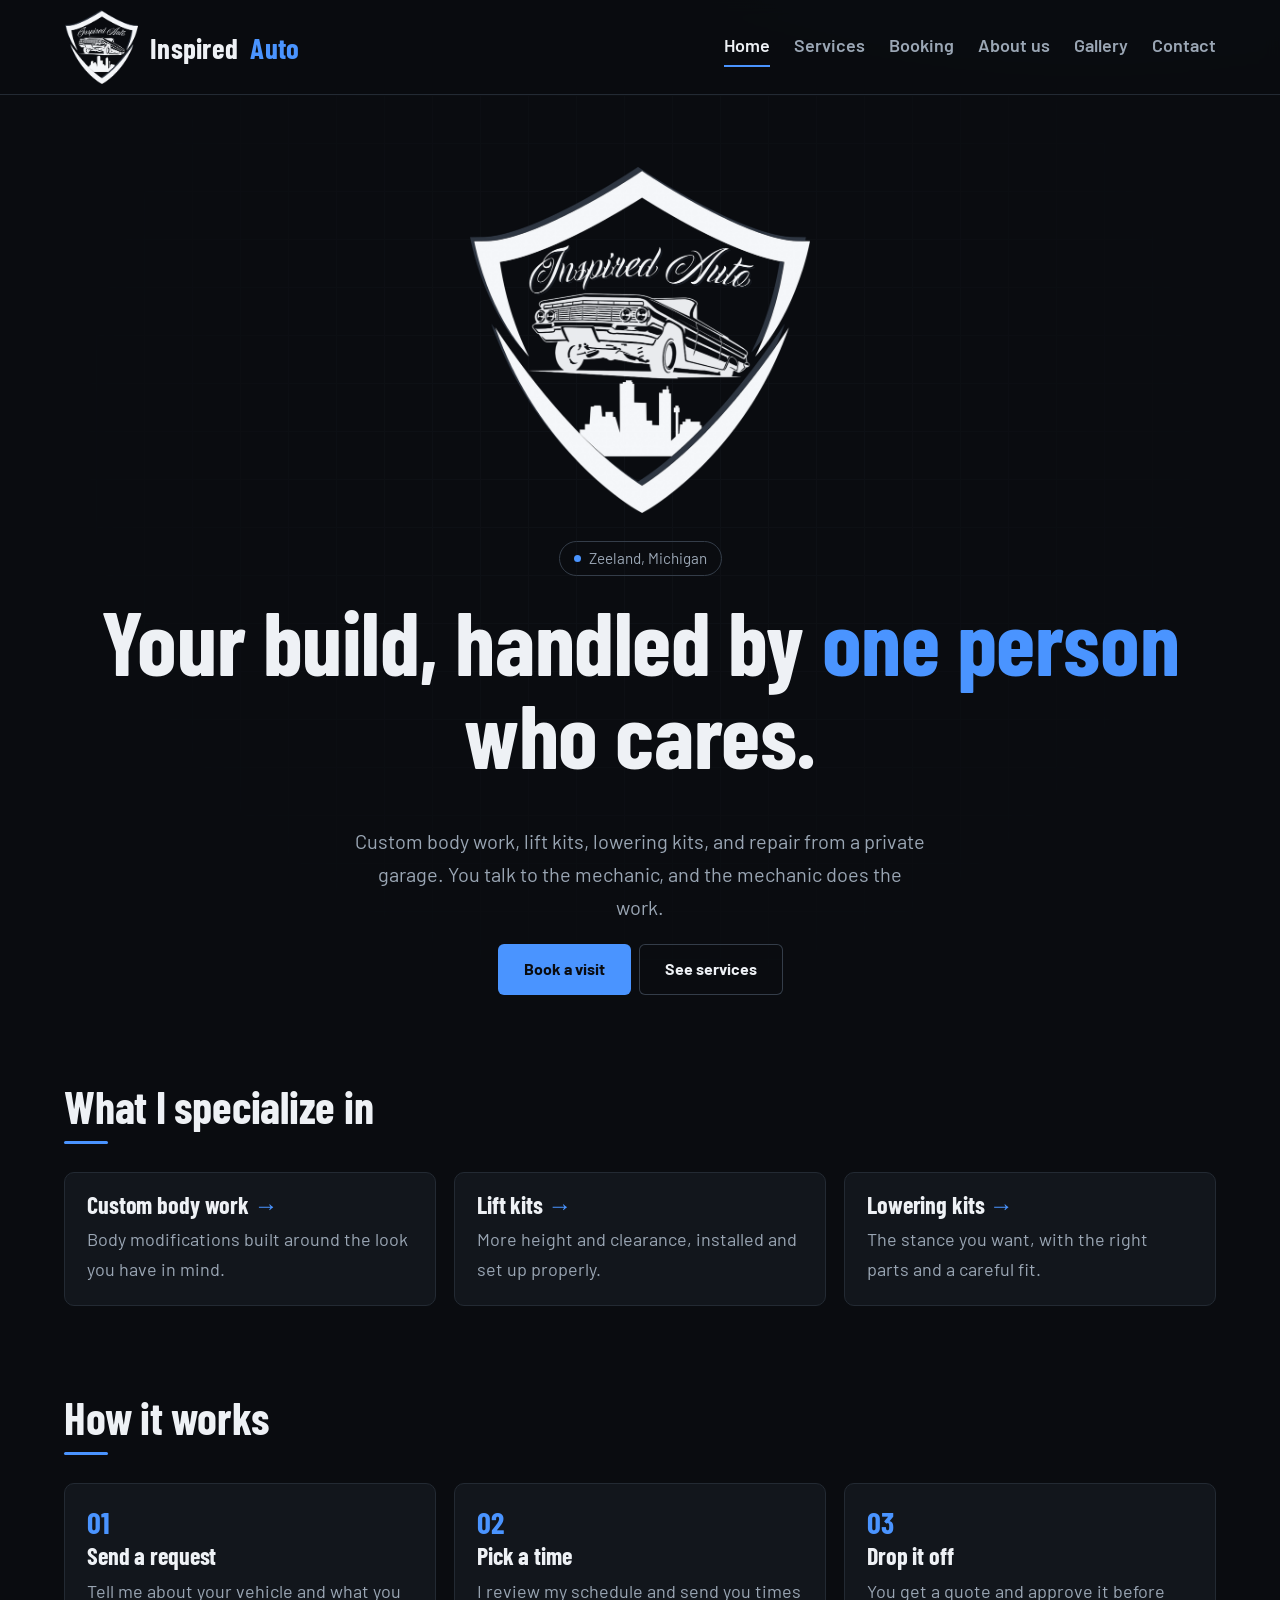
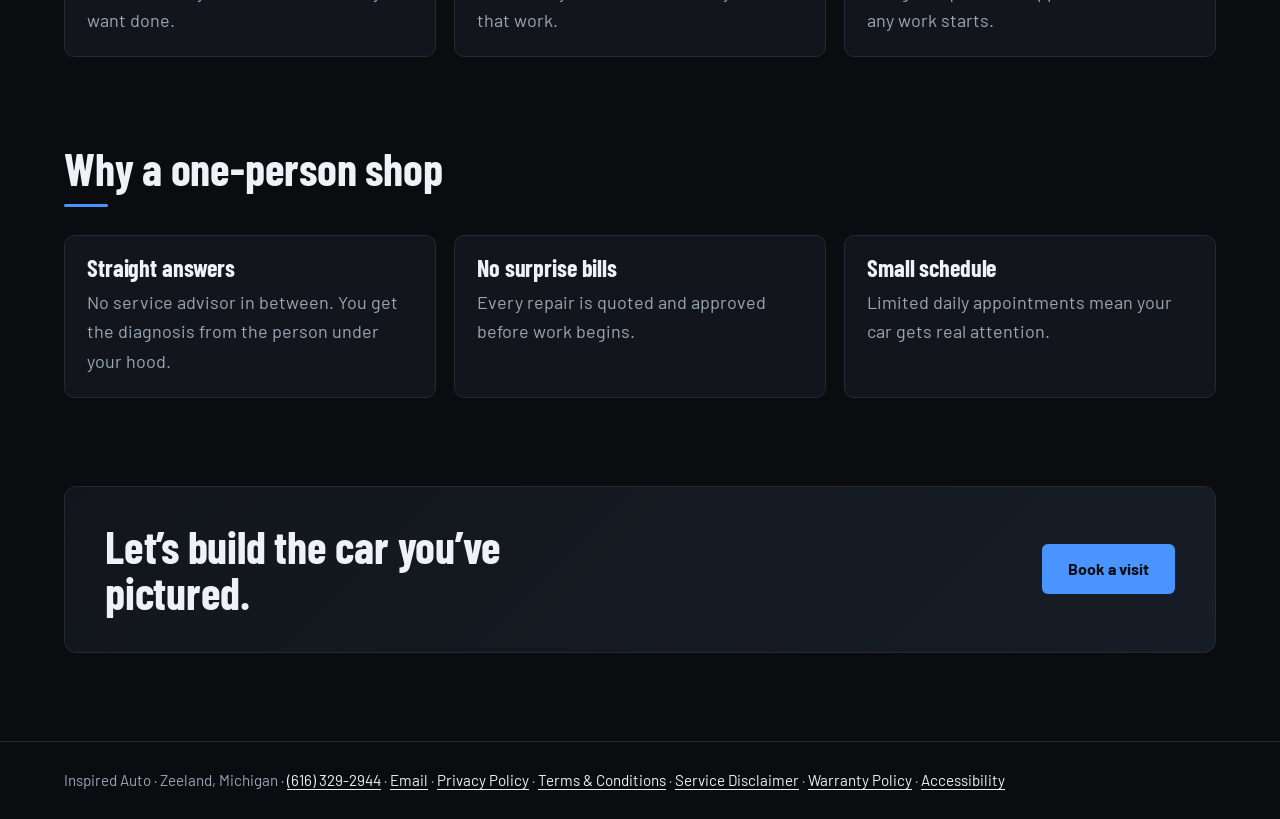
<file: index.html>
<!DOCTYPE html>
<html lang="en"><head><meta charset="utf-8"><meta name="viewport" content="width=device-width,initial-scale=1"><link rel="icon" type="image/png" sizes="32x32" href="favicon-32.png">
<link rel="apple-touch-icon" href="apple-touch-icon.png">
<title>Inspired Auto | Custom body work, lift and lowering kits in Zeeland, MI</title><meta name="description" content="One-person auto shop in Zeeland, Michigan. Custom body work, lift kits, lowering kits, and repair. Book online.">
<script>document.documentElement.className='js'</script>
<link rel="preconnect" href="https://fonts.googleapis.com"><link rel="preconnect" href="https://fonts.gstatic.com" crossorigin>
<link href="https://fonts.googleapis.com/css2?family=Barlow:wght@400;600&family=Barlow+Condensed:wght@700&display=swap" rel="stylesheet">
<link rel="stylesheet" href="style.css"></head><body>
<header><div class="wrap"><a class="logo" href="index.html">Inspired <b>Auto</b></a>
<nav aria-label="Main">
<a href="index.html" aria-current="page">Home</a>
<a href="services.html">Services</a>
<a href="booking.html">Booking</a>
<a href="about.html">About us</a>
<a href="gallery.html">Gallery</a>  
<a href="contact.html">Contact</a>
</nav></div></header>
<main><div class="wrap">
<div class="hero">
<img class="hero-logo" src="logo.png" alt="Inspired Auto shield logo">
<div>
<span class="eyebrow">Zeeland, Michigan</span>
<h1>Your build, handled by <em>one person</em> who cares.</h1>
<p class="lede">Custom body work, lift kits, lowering kits, and repair from a private garage. You talk to the mechanic, and the mechanic does the work.</p>
<a class="btn" href="booking.html">Book a visit</a><a class="btn alt" href="services.html">See services</a></div>
</div>
<section class="rv"><h2>What I specialize in</h2><div class="grid">
<a class="item" href="services.html"><h3>Custom body work</h3><p>Body modifications built around the look you have in mind.</p></a>
<a class="item" href="services.html"><h3>Lift kits</h3><p>More height and clearance, installed and set up properly.</p></a>
<a class="item" href="services.html"><h3>Lowering kits</h3><p>The stance you want, with the right parts and a careful fit.</p></a></div></section>
<section class="rv"><h2>How it works</h2><div class="grid steps">
<div class="item"><h3>Send a request</h3><p>Tell me about your vehicle and what you want done.</p></div>
<div class="item"><h3>Pick a time</h3><p>I review my schedule and send you times that work.</p></div>
<div class="item"><h3>Drop it off</h3><p>You get a quote and approve it before any work starts.</p></div></div></section>
<section class="rv"><h2>Why a one-person shop</h2><div class="grid">
<div class="item"><h3>Straight answers</h3><p>No service advisor in between. You get the diagnosis from the person under your hood.</p></div>
<div class="item"><h3>No surprise bills</h3><p>Every repair is quoted and approved before work begins.</p></div>
<div class="item"><h3>Small schedule</h3><p>Limited daily appointments mean your car gets real attention.</p></div></div></section>
<section class="rv"><div class="cta"><h2>Let’s build the car you’ve pictured.</h2><a class="btn" href="booking.html">Book a visit</a></div></section>
</div></main>

<footer>
    <div class="wrap">
        Inspired Auto · Zeeland, Michigan ·
        <a href="tel:+16163292944">(616) 329-2944</a> ·
        <a href="mailto:raiders7126@gmail.com">Email</a> ·
        <a href="privacy-policy.html">Privacy Policy</a> ·
        <a href="terms.html">Terms &amp; Conditions</a> ·
        <a href="service-disclaimer.html">Service Disclaimer</a> ·
        <a href="warranty-policy.html">Warranty Policy</a> ·
        <a href="accessibility.html">Accessibility</a>
    </div>
</footer>

<script>
const io = new IntersectionObserver(es => es.forEach(e => {
    if (e.isIntersecting) {
        e.target.classList.add('in');
        io.unobserve(e.target);
    }
}), { threshold: .15 });

document.querySelectorAll('.rv').forEach(el => io.observe(el));
</script>

</body>
</html>
</file>
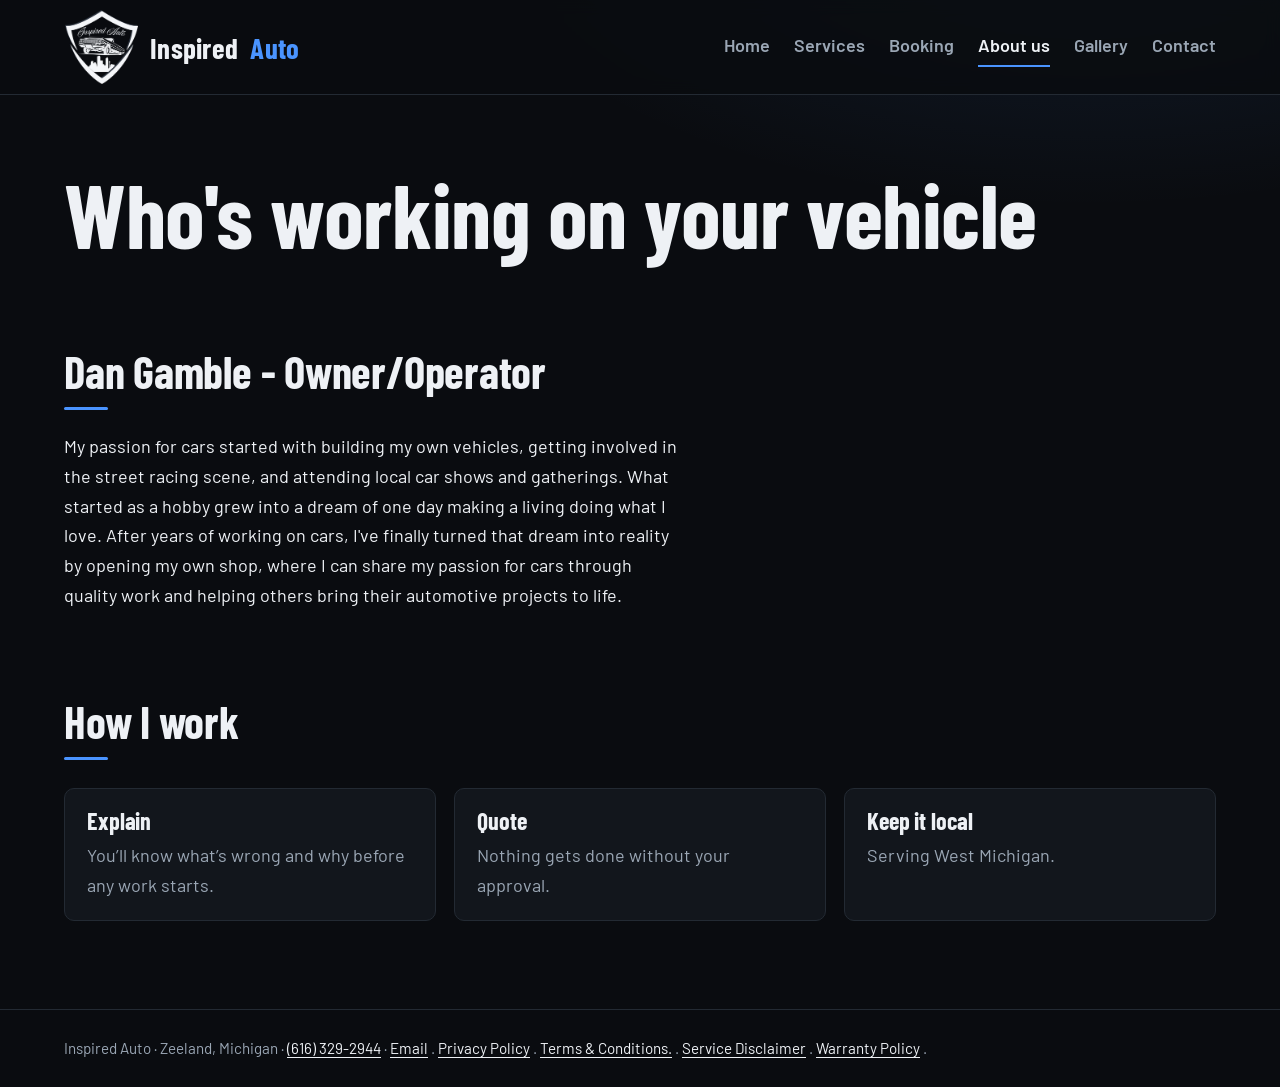
<file: about.html>
<!DOCTYPE html>
<html lang="en"><head><meta charset="utf-8"><meta name="viewport" content="width=device-width,initial-scale=1"><link rel="icon" type="image/png" sizes="32x32" href="favicon-32.png">
<link rel="apple-touch-icon" href="apple-touch-icon.png">
<title>About us | Inspired Auto</title><meta name="description" content="Meet the mechanic behind Inspired Auto in Zeeland, MI.">
<link rel="preconnect" href="https://fonts.googleapis.com"><link rel="preconnect" href="https://fonts.gstatic.com" crossorigin>
<link href="https://fonts.googleapis.com/css2?family=Barlow:wght@400;600&family=Barlow+Condensed:wght@700&display=swap" rel="stylesheet">
<link rel="stylesheet" href="style.css"></head><body>
<header><div class="wrap"><a class="logo" href="index.html">Inspired <b>Auto</b></a>
<nav aria-label="Main">
<a href="index.html">Home</a>
<a href="services.html">Services</a>
<a href="booking.html">Booking</a>
<a href="about.html" aria-current="page">About us</a>
<a href="gallery.html">Gallery</a>
<a href="contact.html">Contact</a>
</nav></div></header>
<main><div class="wrap">
<h1>Who's working on your vehicle</h1>
<section><h2>Dan Gamble - Owner/Operator</h2>
<p style="max-width:62ch">My passion for cars started with building my own vehicles, getting involved in the street racing scene, and attending local car shows and gatherings. What started as a hobby grew into a dream of one day making a living doing what I love. After years of working on cars, I've finally turned that dream into reality by opening my own shop, where I can share my passion for cars through quality work and helping others bring their automotive projects to life.</p></section>
<section><h2>How I work</h2><div class="grid">
<div class="item"><h3>Explain</h3><p>You’ll know what’s wrong and why before any work starts.</p></div>
<div class="item"><h3>Quote</h3><p>Nothing gets done without your approval.</p></div>
<div class="item"><h3>Keep it local</h3><p>Serving West Michigan.</p></div></div></section>
</div></main>
<footer><div class="wrap">Inspired Auto · Zeeland, Michigan ·
  <a href="tel:+16163292944">(616) 329-2944</a> ·
  <a href="mailto:raiders7126@gmail.com">Email</a> .
  <a href="privacy-policy.html">Privacy Policy</a> .
  <a href="terms.html">Terms &amp; Conditions.</a> .
  <a href="service-disclaimer.html">Service Disclaimer</a> .
  <a href="warranty-policy.html">Warranty Policy</a> . 
</div>
</body></html>
</file>
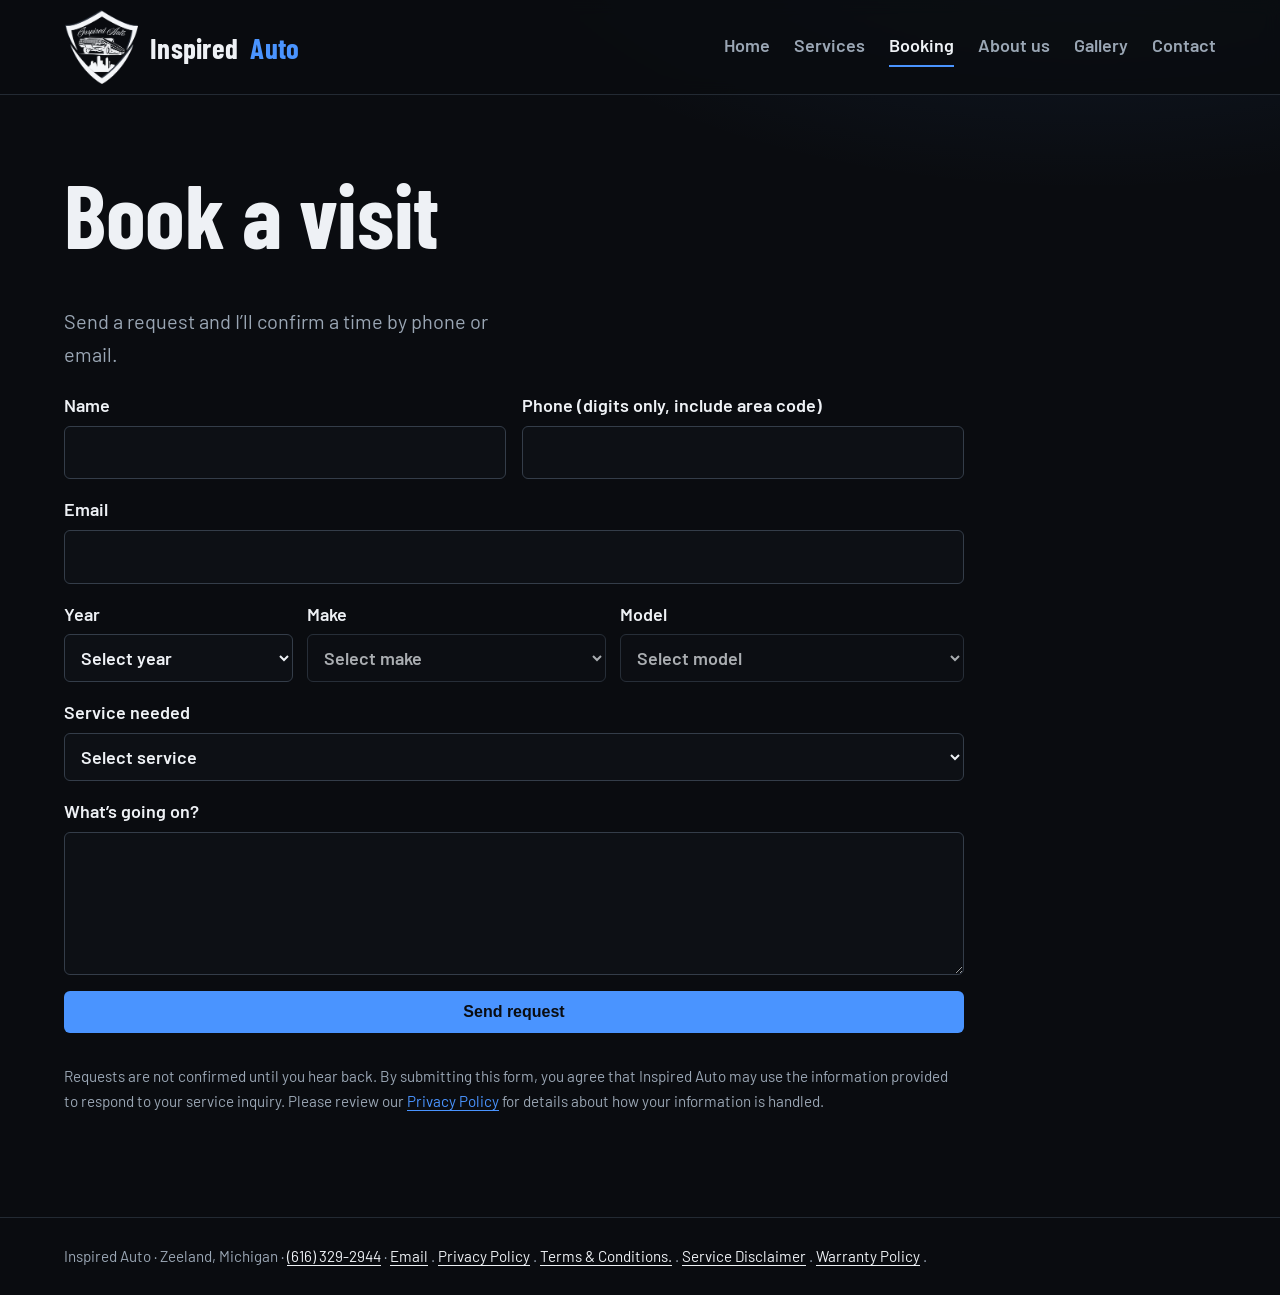
<file: booking.html>
<!DOCTYPE html>
<html lang="en"><head><meta charset="utf-8"><meta name="viewport" content="width=device-width,initial-scale=1"><link rel="icon" type="image/png" sizes="32x32" href="favicon-32.png">
<link rel="apple-touch-icon" href="apple-touch-icon.png">
<title>Book a visit | Inspired Auto</title><meta name="description" content="Request an appointment at Inspired Auto in Zeeland, MI.">
<link rel="preconnect" href="https://fonts.googleapis.com"><link rel="preconnect" href="https://fonts.gstatic.com" crossorigin>
<link href="https://fonts.googleapis.com/css2?family=Barlow:wght@400;600&family=Barlow+Condensed:wght@700&display=swap" rel="stylesheet">
<link rel="stylesheet" href="style.css"></head><body>
<header><div class="wrap"><a class="logo" href="index.html">Inspired <b>Auto</b></a>
<nav aria-label="Main">
<a href="index.html">Home</a>
<a href="services.html">Services</a>
<a href="booking.html" aria-current="page">Booking</a>
<a href="about.html">About us</a>
<a href="gallery.html">Gallery</a>
<a href="contact.html">Contact</a>
</nav></div></header>
<main><div class="wrap">
<h1>Book a visit</h1><p class="lede">Send a request and I’ll confirm a time by phone or email.</p>
<form action="https://formspree.io/f/xoeegqlv" method="POST" novalidate>
<label>Name<input id="cname" name="name" required autocomplete="name" maxlength="60"></label>
<label>Phone (digits only, include area code)<input id="phone" name="phone" type="tel" required inputmode="numeric" pattern="[0-9]{9,15}" maxlength="15" autocomplete="tel"></label>
<label>Email<input name="email" type="email" required autocomplete="email"></label>
<div class="row">
<label>Year<select id="year" name="year" required><option value="">Select year</option></select></label>
<label>Make<select id="make" name="make" required disabled><option value="">Select make</option></select></label>
<label>Model<select id="model" name="model" required disabled><option value="">Select model</option></select></label>
</div>
<label id="other-wrap" hidden>Not listed? Tell us the vehicle<input id="other" name="vehicle_other"></label>
<label>Service needed<select name="service" required><option value="">Select service</option><option>Custom body work</option><option>Lift kit</option><option>Lowering kit</option><option>Oil change</option><option>Brakes</option><option>Diagnostics</option><option>Suspension</option><option>Electrical</option><option>Fluids and tune-ups</option><option>Tires and rotation</option><option>Engine Replacement</option><option>Transmission Replacement</option><option>Differential Replacement</option><option>Transfer Case Replacement</option><option>Other</option></select></label>
<label>What’s going on?<textarea name="details" rows="4"></textarea></label>
<button class="btn" type="submit">Send request</button>
<p class="note err-note" id="formerr" role="alert" hidden>Sorry, something went wrong and your request didn’t send. Please call or email us instead.</p>
<p class="note">
    Requests are not confirmed until you hear back.
    By submitting this form, you agree that Inspired Auto may use
    the information provided to respond to your service inquiry.
    Please review our
    <a href="privacy-policy.html">Privacy Policy</a>
    for details about how your information is handled.
</p>
</form>
<script>
const $=id=>document.getElementById(id),y=$('year'),m=$('make'),mo=$('model'),ow=$('other-wrap'),ot=$('other');
const makes=['Acura','Audi','BMW','Buick','Cadillac','Chevrolet','Chrysler','Dodge','Ford','GMC','Honda','Hyundai','Infiniti','Jeep','Kia','Lexus','Lincoln','Mazda','Mercedes-Benz','Mini','Mitsubishi','Nissan','Pontiac','Ram','Subaru','Toyota','Volkswagen','Volvo'];
const add=(s,v,t)=>s.add(new Option(t||v,v));
for(let i=new Date().getFullYear()+1;i>=1960;i--)add(y,i);
makes.concat('Other').forEach(v=>add(m,v));
function manual(){ow.hidden=false;ot.required=true}
function auto(){ow.hidden=true;ot.required=false;ot.value=''}
function resetModel(){mo.length=1;mo.disabled=true;auto()}
y.onchange=()=>{m.disabled=!y.value;m.value='';resetModel()};
m.onchange=async()=>{
  resetModel();if(!m.value||!y.value)return;
  if(m.value==='Other'){add(mo,'Other','Not listed');mo.value='Other';mo.disabled=false;manual();return}
  mo.options[0].text='Loading…';
  try{
    const r=await fetch('https://vpic.nhtsa.dot.gov/api/vehicles/GetModelsForMakeYear/make/'+encodeURIComponent(m.value)+'/modelyear/'+y.value+'?format=json');
    const names=[...new Set((await r.json()).Results.map(x=>x.Model_Name))].sort();
    if(!names.length)throw 0;
    names.forEach(n=>add(mo,n));add(mo,'Other','Other / not listed');
  }catch(e){add(mo,'Other','Not listed');mo.value='Other';manual()}
  mo.options[0].text='Select model';mo.disabled=false;
};
mo.onchange=()=>mo.value==='Other'?manual():auto();
const nm=$('cname'),ph=$('phone');
nm.oninput=()=>{nm.value=nm.value.replace(/[^\p{L}\p{M}' .\-]/gu,'');nm.setCustomValidity(nm.value.trim()?'':'Please enter your name')};
ph.oninput=()=>{ph.value=ph.value.replace(/\D/g,'');ph.setCustomValidity(ph.value.length&&ph.value.length<9?'Enter at least 9 digits, including the area code':'')};
const form=document.querySelector('form');
function clearErr(el){const l=el.closest('label');if(!l)return;l.classList.remove('err');el.removeAttribute('aria-invalid');const x=l.querySelector('.msg');if(x)x.remove()}
function showErr(el){
  clearErr(el);const l=el.closest('label');l.classList.add('err');el.setAttribute('aria-invalid','true');
  const t=el.validity.valueMissing?'This field is required':el.validity.typeMismatch?'Enter a valid email address':el.validationMessage;
  const x=document.createElement('span');x.className='msg';x.setAttribute('role','alert');x.textContent=t;l.appendChild(x);
}
form.addEventListener('submit',e=>{
  let first=null;
  [...form.elements].forEach(el=>{if(el.willValidate&&!el.checkValidity()){showErr(el);first=first||el}});
  e.preventDefault();
  if(first){first.focus();return}
  const b=form.querySelector('button'),er=$('formerr');er.hidden=true;b.disabled=true;b.textContent='Sending…';
  fetch(form.action,{method:'POST',body:new FormData(form),headers:{Accept:'application/json'}})
    .then(r=>{if(!r.ok)throw 0;location.href='thanks.html'})
    .catch(()=>{er.hidden=false;b.disabled=false;b.textContent='Send request'});
});
['input','change'].forEach(ev=>form.addEventListener(ev,e=>{if(e.target.checkValidity())clearErr(e.target)}));
const sp=new URLSearchParams(location.search).get('service'),ss=document.querySelector('select[name=service]');
if(sp&&[...ss.options].some(o=>o.value===sp))ss.value=sp;
</script>
</div></main>
<footer><div class="wrap">Inspired Auto · Zeeland, Michigan ·
  <a href="tel:+16163292944">(616) 329-2944</a> ·
  <a href="mailto:raiders7126@gmail.com">Email</a> .
  <a href="privacy-policy.html">Privacy Policy</a> .
  <a href="terms.html">Terms &amp; Conditions.</a> .
  <a href="service-disclaimer.html">Service Disclaimer</a> .
  <a href="warranty-policy.html">Warranty Policy</a> . 
</div>
</file>
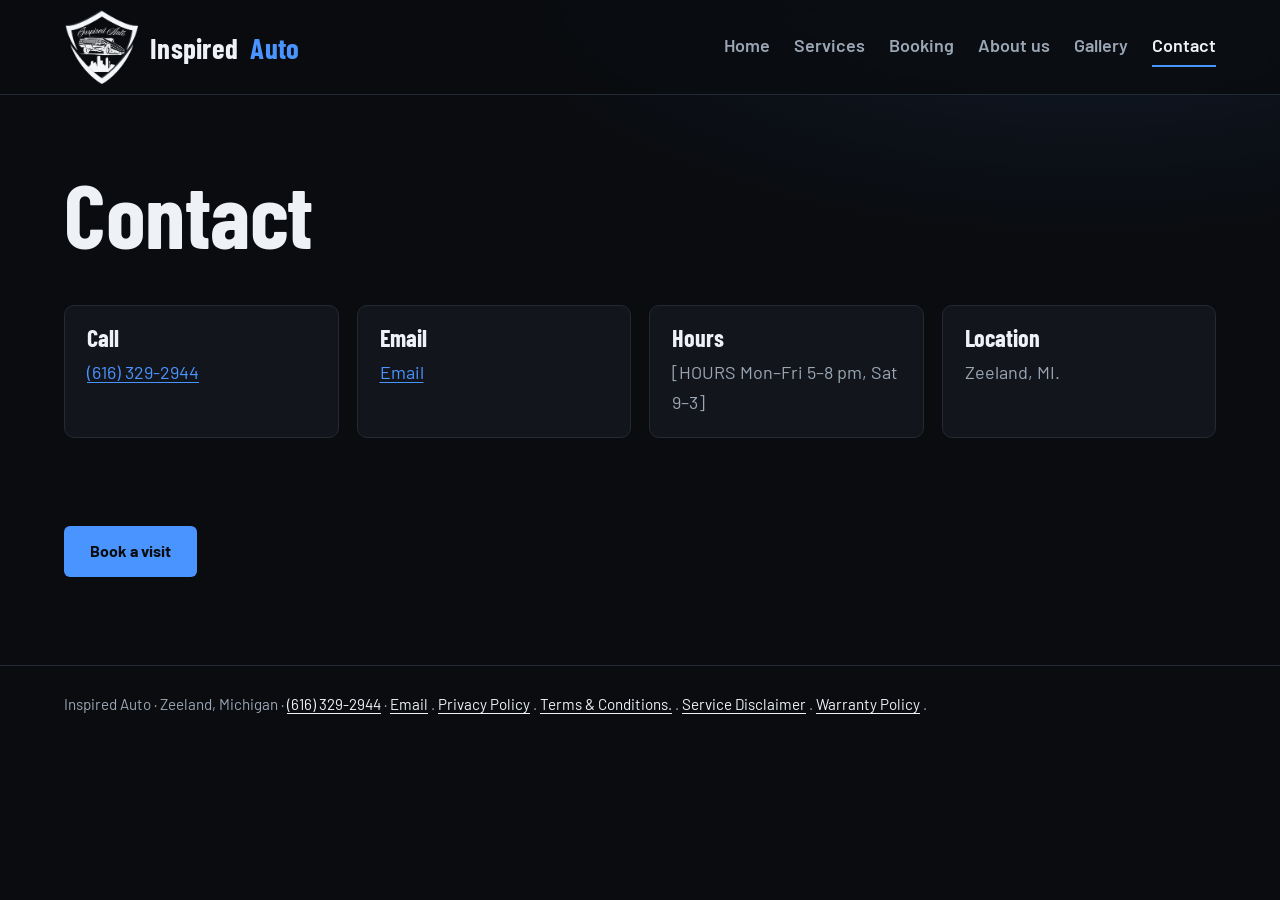
<file: contact.html>
<!DOCTYPE html>
<html lang="en"><head><meta charset="utf-8"><meta name="viewport" content="width=device-width,initial-scale=1"><link rel="icon" type="image/png" sizes="32x32" href="favicon-32.png">
<link rel="apple-touch-icon" href="apple-touch-icon.png">
<title>Contact | Inspired Auto</title><meta name="description" content="Contact Inspired Auto in Zeeland, MI.">
<link rel="preconnect" href="https://fonts.googleapis.com"><link rel="preconnect" href="https://fonts.gstatic.com" crossorigin>
<link href="https://fonts.googleapis.com/css2?family=Barlow:wght@400;600&family=Barlow+Condensed:wght@700&display=swap" rel="stylesheet">
<link rel="stylesheet" href="style.css"></head><body>
<header><div class="wrap"><a class="logo" href="index.html">Inspired <b>Auto</b></a>
<nav aria-label="Main">
<a href="index.html">Home</a>
<a href="services.html">Services</a>
<a href="booking.html">Booking</a>
<a href="about.html">About us</a>
<a href="gallery.html">Gallery</a>
<a href="contact.html" aria-current="page">Contact</a>
</nav></div></header>
<main><div class="wrap">
<h1>Contact</h1><div class="grid">
<div class="item"><h3>Call</h3><p><a href="tel:+16163292944">(616) 329-2944</a></p></div>
<div class="item"><h3>Email</h3><p><a href="mailto:raiders7126@gmail.com">Email</a></p></div>
<div class="item"><h3>Hours</h3><p>[HOURS Mon–Fri 5–8 pm, Sat 9–3]</p></div>
<div class="item"><h3>Location</h3><p>Zeeland, MI.</p></div></div>
<section><a class="btn" href="booking.html">Book a visit</a></section>
</div></main>
<footer><div class="wrap">Inspired Auto · Zeeland, Michigan ·
  <a href="tel:+16163292944">(616) 329-2944</a> ·
  <a href="mailto:raiders7126@gmail.com">Email</a> .
  <a href="privacy-policy.html">Privacy Policy</a> .
  <a href="terms.html">Terms &amp; Conditions.</a> .
  <a href="service-disclaimer.html">Service Disclaimer</a> .
  <a href="warranty-policy.html">Warranty Policy</a> . 
</div>
</body></html>
</file>
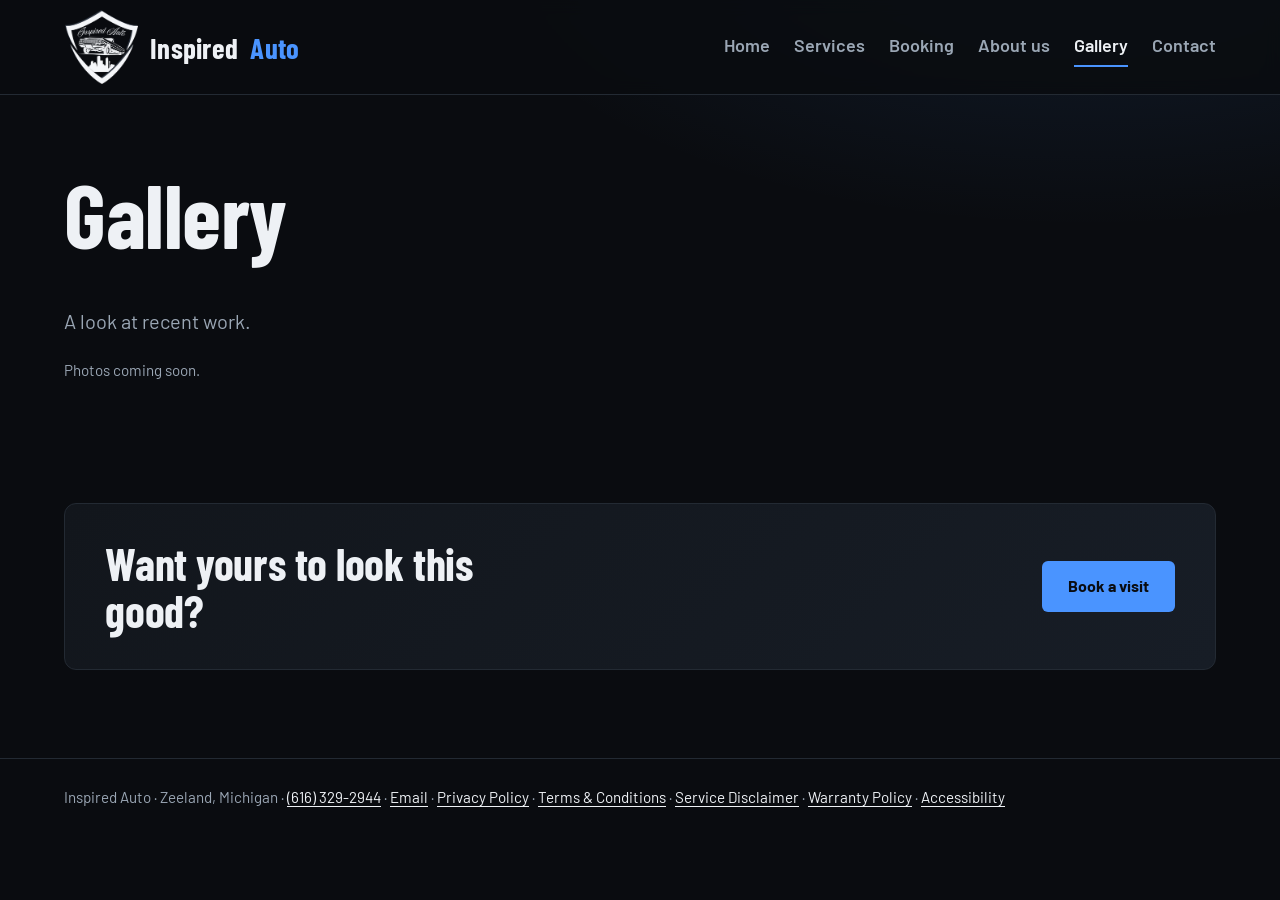
<file: gallery.html>
<!DOCTYPE html>
<html lang="en"><head><meta charset="utf-8"><meta name="viewport" content="width=device-width,initial-scale=1">
<title>Gallery | Inspired Auto</title><meta name="description" content="Photos of custom body work, lift kits, and lowering kits by Inspired Auto in Zeeland, MI.">
<link rel="preconnect" href="https://fonts.googleapis.com"><link rel="preconnect" href="https://fonts.gstatic.com" crossorigin>
<link href="https://fonts.googleapis.com/css2?family=Barlow:wght@400;600&family=Barlow+Condensed:wght@700&display=swap" rel="stylesheet">
<link rel="icon" type="image/png" sizes="32x32" href="favicon-32.png">
<link rel="apple-touch-icon" href="apple-touch-icon.png">
<link rel="stylesheet" href="style.css"></head><body>
<header><div class="wrap"><a class="logo" href="index.html">Inspired <b>Auto</b></a>
<nav aria-label="Main">
<a href="index.html">Home</a>
<a href="services.html">Services</a>
<a href="booking.html">Booking</a>
<a href="about.html">About us</a>
<a href="gallery.html" aria-current="page">Gallery</a>
<a href="contact.html">Contact</a>
</nav></div></header>
<main><div class="wrap">
<h1>Gallery</h1><p class="lede">A look at recent work.</p>
<p class="note" id="empty">Photos coming soon.</p>
<div class="gallery">
<!-- ADD PHOTOS BELOW. Copy one block per photo and change the file name and description:
<button type="button"><img src="images/your-photo.jpg" alt="Describe the photo" width="1200" height="900" loading="lazy"></button>
-->

</div>
<section><div class="cta"><h2>Want yours to look this good?</h2><a class="btn" href="booking.html">Book a visit</a></div></section>
</div></main>
<dialog class="lb" id="lb" aria-label="Photo viewer">
<button type="button" class="lb-x" aria-label="Close">&times;</button>
<button type="button" class="lb-p" aria-label="Previous photo">&lsaquo;</button>
<img alt="">
<button type="button" class="lb-n" aria-label="Next photo">&rsaquo;</button>
<p class="lb-c"></p>
</dialog>

<footer>
    <div class="wrap">
        Inspired Auto · Zeeland, Michigan ·
        <a href="tel:+16163292944">(616) 329-2944</a> ·
        <a href="mailto:raiders7126@gmail.com">Email</a> ·
        <a href="privacy-policy.html">Privacy Policy</a> ·
        <a href="terms.html">Terms &amp; Conditions</a> ·
        <a href="service-disclaimer.html">Service Disclaimer</a> ·
        <a href="warranty-policy.html">Warranty Policy</a> ·
        <a href="accessibility.html">Accessibility</a>
    </div>
</footer>

<script>
const imgs = [...document.querySelectorAll('.gallery img')];
const lb = document.getElementById('lb');
const big = lb.querySelector('img');
const cap = lb.querySelector('.lb-c');

let i = 0;

if (imgs.length) {
    document.getElementById('empty').hidden = true;
}

function show(n) {
    i = (n + imgs.length) % imgs.length;
    big.src = imgs[i].src;
    big.alt = imgs[i].alt;
    cap.textContent = imgs[i].alt;
}

imgs.forEach((im, n) => {
    im.closest('button').addEventListener('click', () => {
        show(n);
        lb.showModal();
    });
});

lb.querySelector('.lb-x').onclick = () => lb.close();
lb.querySelector('.lb-p').onclick = () => show(i - 1);
lb.querySelector('.lb-n').onclick = () => show(i + 1);

lb.addEventListener('click', e => {
    if (e.target === lb) lb.close();
});

document.addEventListener('keydown', e => {
    if (!lb.open) return;

    if (e.key === 'ArrowLeft') show(i - 1);
    if (e.key === 'ArrowRight') show(i + 1);
});
</script>

</body>
</html>
</file>
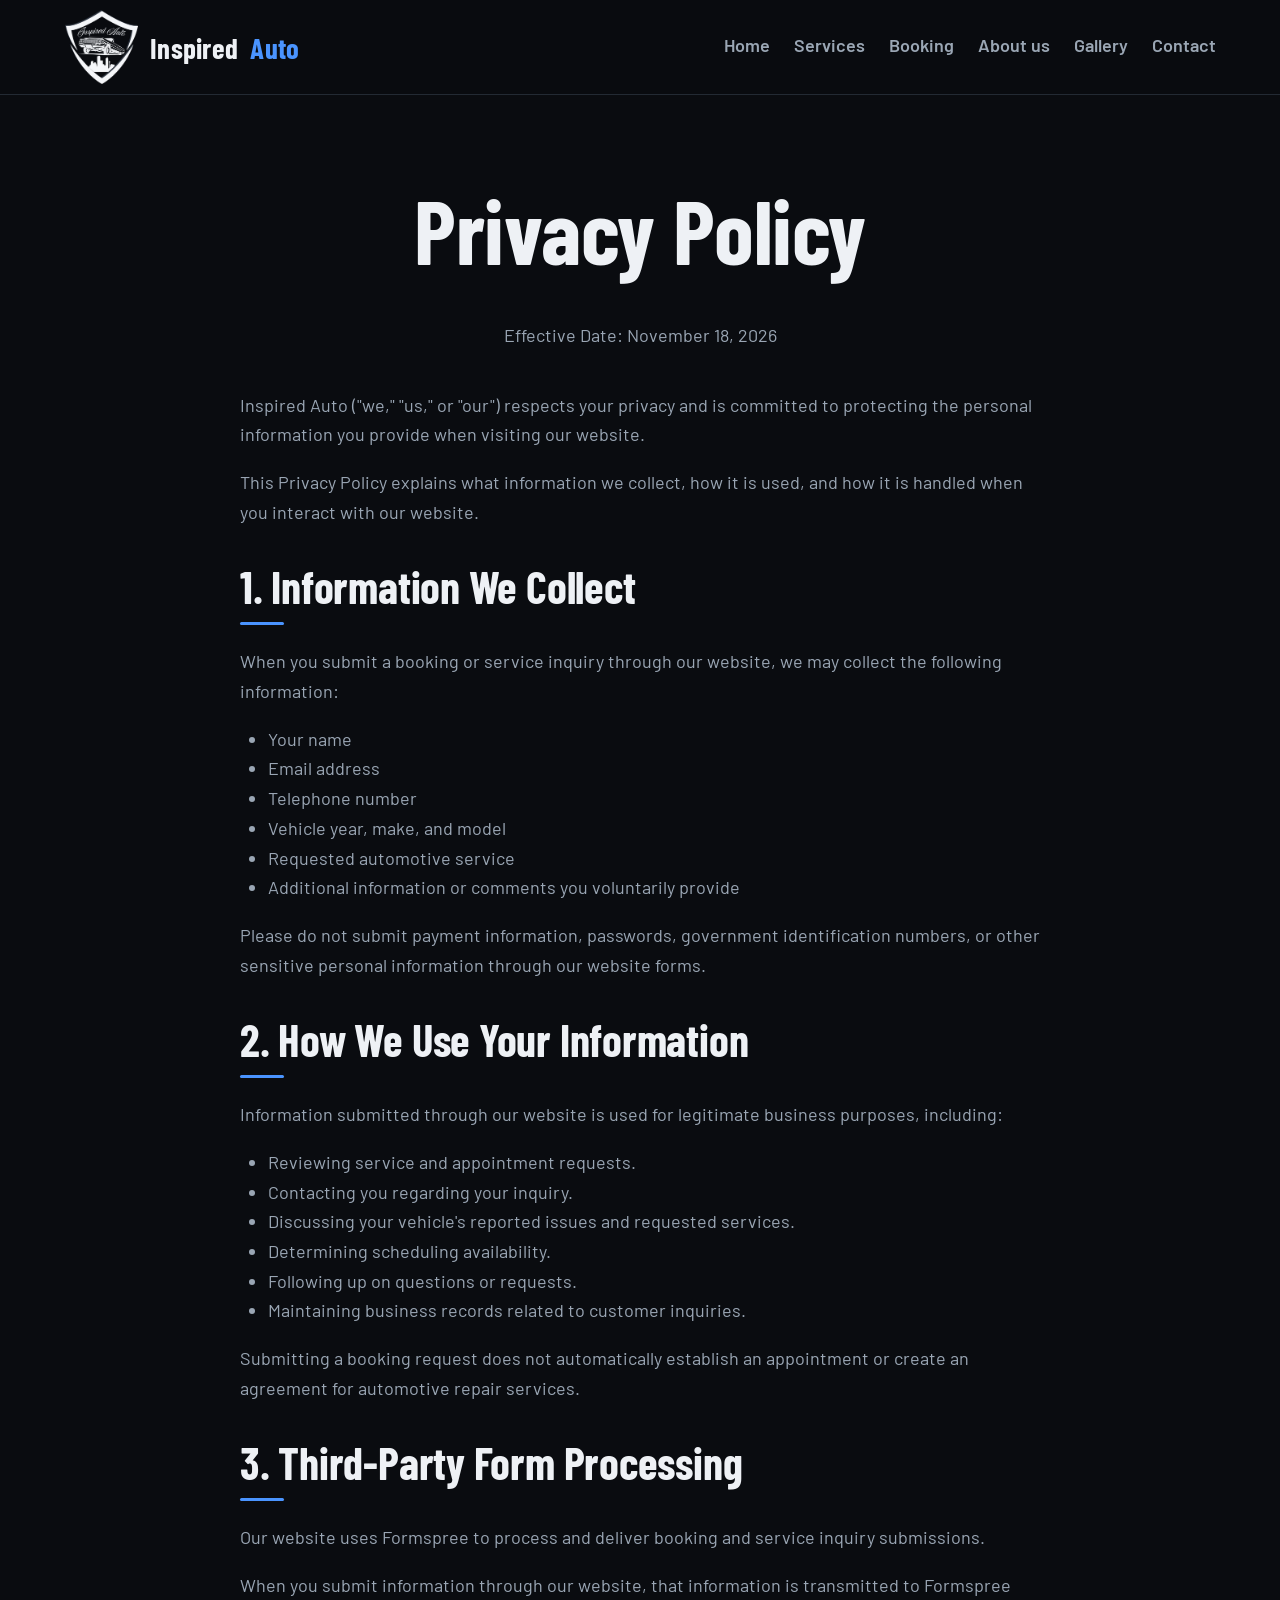
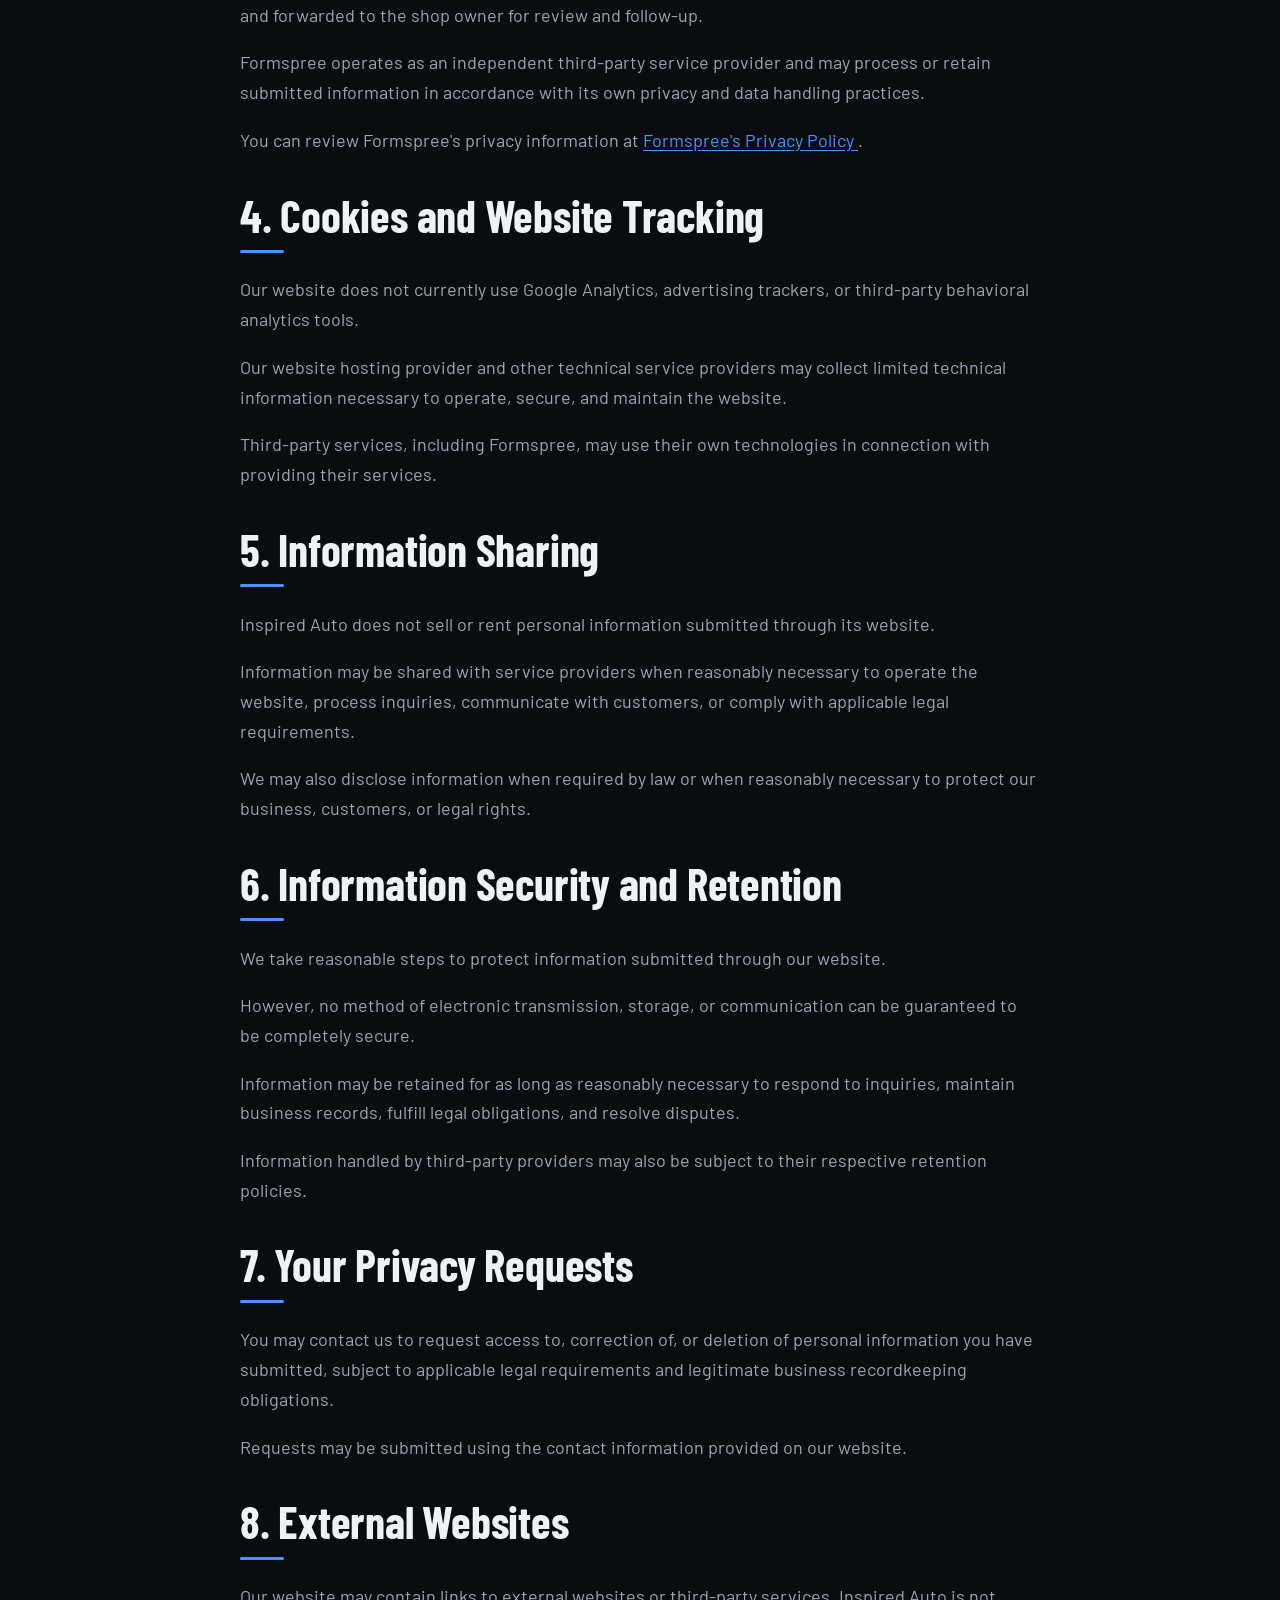
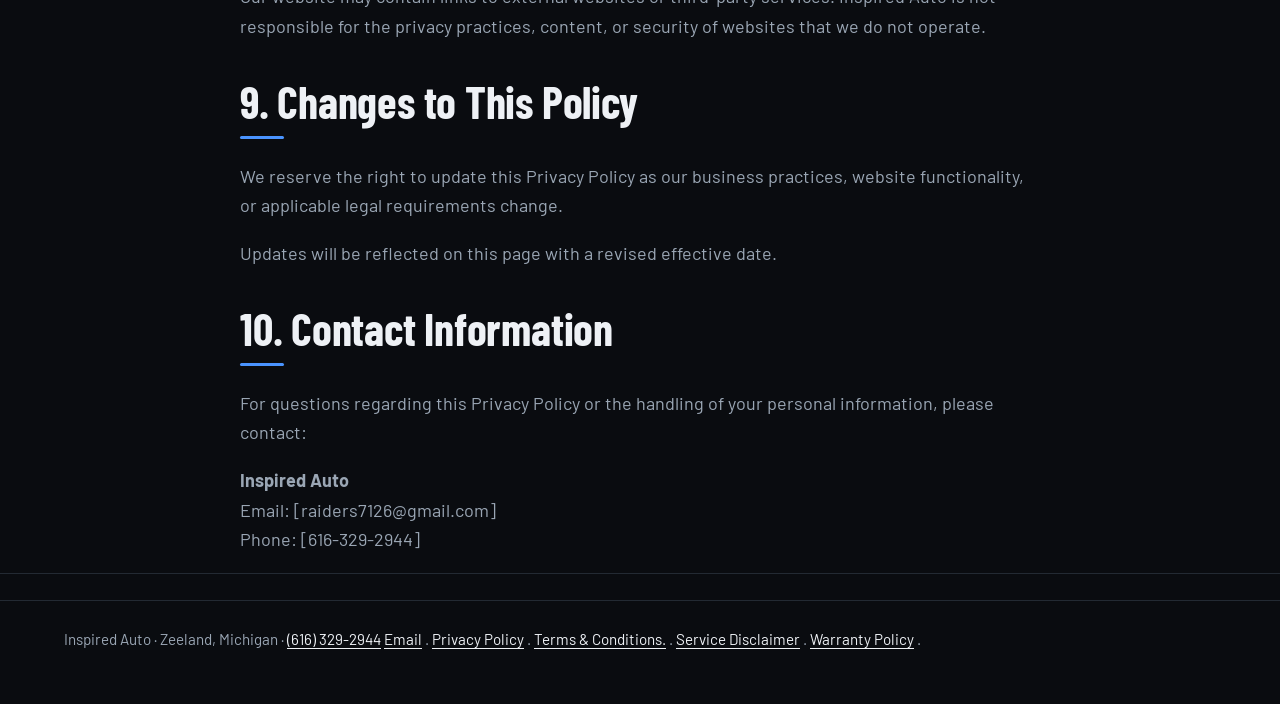
<file: privacy-policy.html>
<!DOCTYPE html>
<html lang="en">
<head>
    <meta charset="UTF-8">
    <meta name="viewport" content="width=device-width, initial-scale=1.0">
    <title>Privacy Policy | Inspired Auto</title>
    <meta name="description" content="Learn how Inspired Auto collects, uses, and protects information submitted through its website.">
    <link rel="stylesheet" href="style.css">
</head>
<body>
<!DOCTYPE html>
<html lang="en">
<head>
    <meta charset="utf-8">
    <meta name="viewport" content="width=device-width,initial-scale=1">

    <title>Privacy Policy | Inspired Auto</title>
    <meta name="description" content="Learn how Inspired Auto collects, uses, and protects personal information submitted through its website.">

    <link rel="preconnect" href="https://fonts.googleapis.com">
    <link rel="preconnect" href="https://fonts.gstatic.com" crossorigin>
    <link href="https://fonts.googleapis.com/css2?family=Barlow:wght@400;600&family=Barlow+Condensed:wght@700&display=swap" rel="stylesheet">

    <link rel="icon" type="image/png" sizes="32x32" href="favicon-32.png">
    <link rel="apple-touch-icon" href="apple-touch-icon.png">
    <link rel="stylesheet" href="style.css">
</head>

<body>

<header>
    <div class="wrap">
        <a class="logo" href="index.html">Inspired <b>Auto</b></a>

        <nav aria-label="Main">
            <a href="index.html">Home</a>
            <a href="services.html">Services</a>
            <a href="booking.html">Booking</a>
            <a href="about.html">About us</a>
            <a href="gallery.html">Gallery</a>
            <a href="contact.html">Contact</a>
        </nav>
    </div>
</header>

    <main class="legal-page">
        <section class="legal-header">
            <h1>Privacy Policy</h1>
            <p>Effective Date: November 18, 2026</p>
        </section>
        <section class="legal-content">

            <p>
                Inspired Auto ("we," "us," or "our") respects your privacy
                and is committed to protecting the personal information you
                provide when visiting our website.
            </p>

            <p>
                This Privacy Policy explains what information we collect,
                how it is used, and how it is handled when you interact
                with our website.
            </p>

            <h2>1. Information We Collect</h2>

            <p>
                When you submit a booking or service inquiry through our
                website, we may collect the following information:
            </p>

            <ul>
                <li>Your name</li>
                <li>Email address</li>
                <li>Telephone number</li>
                <li>Vehicle year, make, and model</li>
                <li>Requested automotive service</li>
                <li>Additional information or comments you voluntarily provide</li>
            </ul>

            <p>
                Please do not submit payment information, passwords,
                government identification numbers, or other sensitive
                personal information through our website forms.
            </p>

            <h2>2. How We Use Your Information</h2>

            <p>Information submitted through our website is used for legitimate business purposes, including:</p>

            <ul>
                <li>Reviewing service and appointment requests.</li>
                <li>Contacting you regarding your inquiry.</li>
                <li>Discussing your vehicle's reported issues and requested services.</li>
                <li>Determining scheduling availability.</li>
                <li>Following up on questions or requests.</li>
                <li>Maintaining business records related to customer inquiries.</li>
            </ul>

            <p>
                Submitting a booking request does not automatically
                establish an appointment or create an agreement for
                automotive repair services.
            </p>

            <h2>3. Third-Party Form Processing</h2>

            <p>
                Our website uses Formspree to process and deliver booking
                and service inquiry submissions.
            </p>

            <p>
                When you submit information through our website, that
                information is transmitted to Formspree and forwarded
                to the shop owner for review and follow-up.
            </p>

            <p>
                Formspree operates as an independent third-party service
                provider and may process or retain submitted information
                in accordance with its own privacy and data handling practices.
            </p>

            <p>
                You can review Formspree's privacy information at
                <a href="https://formspree.io/legal/privacy-policy/"
                   target="_blank"
                   rel="noopener noreferrer">
                    Formspree's Privacy Policy
                </a>.
            </p>

            <h2>4. Cookies and Website Tracking</h2>

            <p>
                Our website does not currently use Google Analytics,
                advertising trackers, or third-party behavioral analytics tools.
            </p>

            <p>
                Our website hosting provider and other technical service
                providers may collect limited technical information
                necessary to operate, secure, and maintain the website.
            </p>

            <p>
                Third-party services, including Formspree, may use their
                own technologies in connection with providing their services.
            </p>

            <h2>5. Information Sharing</h2>

            <p>
                Inspired Auto does not sell or rent personal information
                submitted through its website.
            </p>

            <p>
                Information may be shared with service providers when
                reasonably necessary to operate the website, process
                inquiries, communicate with customers, or comply with
                applicable legal requirements.
            </p>

            <p>
                We may also disclose information when required by law
                or when reasonably necessary to protect our business,
                customers, or legal rights.
            </p>

            <h2>6. Information Security and Retention</h2>

            <p>
                We take reasonable steps to protect information submitted
                through our website.
            </p>

            <p>
                However, no method of electronic transmission, storage,
                or communication can be guaranteed to be completely secure.
            </p>

            <p>
                Information may be retained for as long as reasonably
                necessary to respond to inquiries, maintain business
                records, fulfill legal obligations, and resolve disputes.
            </p>

            <p>
                Information handled by third-party providers may also be
                subject to their respective retention policies.
            </p>

            <h2>7. Your Privacy Requests</h2>

            <p>
                You may contact us to request access to, correction of,
                or deletion of personal information you have submitted,
                subject to applicable legal requirements and legitimate
                business recordkeeping obligations.
            </p>

            <p>
                Requests may be submitted using the contact information
                provided on our website.
            </p>

            <h2>8. External Websites</h2>

            <p>
                Our website may contain links to external websites or
                third-party services. Inspired Auto is not responsible
                for the privacy practices, content, or security of
                websites that we do not operate.
            </p>

            <h2>9. Changes to This Policy</h2>

            <p>
                We reserve the right to update this Privacy Policy as
                our business practices, website functionality, or
                applicable legal requirements change.
            </p>

            <p>
                Updates will be reflected on this page with a revised
                effective date.
            </p>

            <h2>10. Contact Information</h2>

            <p>
                For questions regarding this Privacy Policy or the
                handling of your personal information, please contact:
            </p>

            <p>
                <strong>Inspired Auto</strong><br>
                Email: [raiders7126@gmail.com]<br>
                Phone: [616-329-2944]
            </p>

        </section>

    </main>

    <footer>
      <footer><div class="wrap">Inspired Auto · Zeeland, Michigan · <a href="tel:+16163292944">(616) 329-2944</a>
          <a href="mailto:raiders7126@gmail.com">Email</a> .
          <a href="privacy-policy.html">Privacy Policy</a> .
          <a href="terms.html">Terms &amp; Conditions.</a> .
          <a href="service-disclaimer">Service Disclaimer</a> .
          <a href="warranty-policy">Warranty Policy</a> . 
      </div>
    </footer>

</body>
</html>
</file>
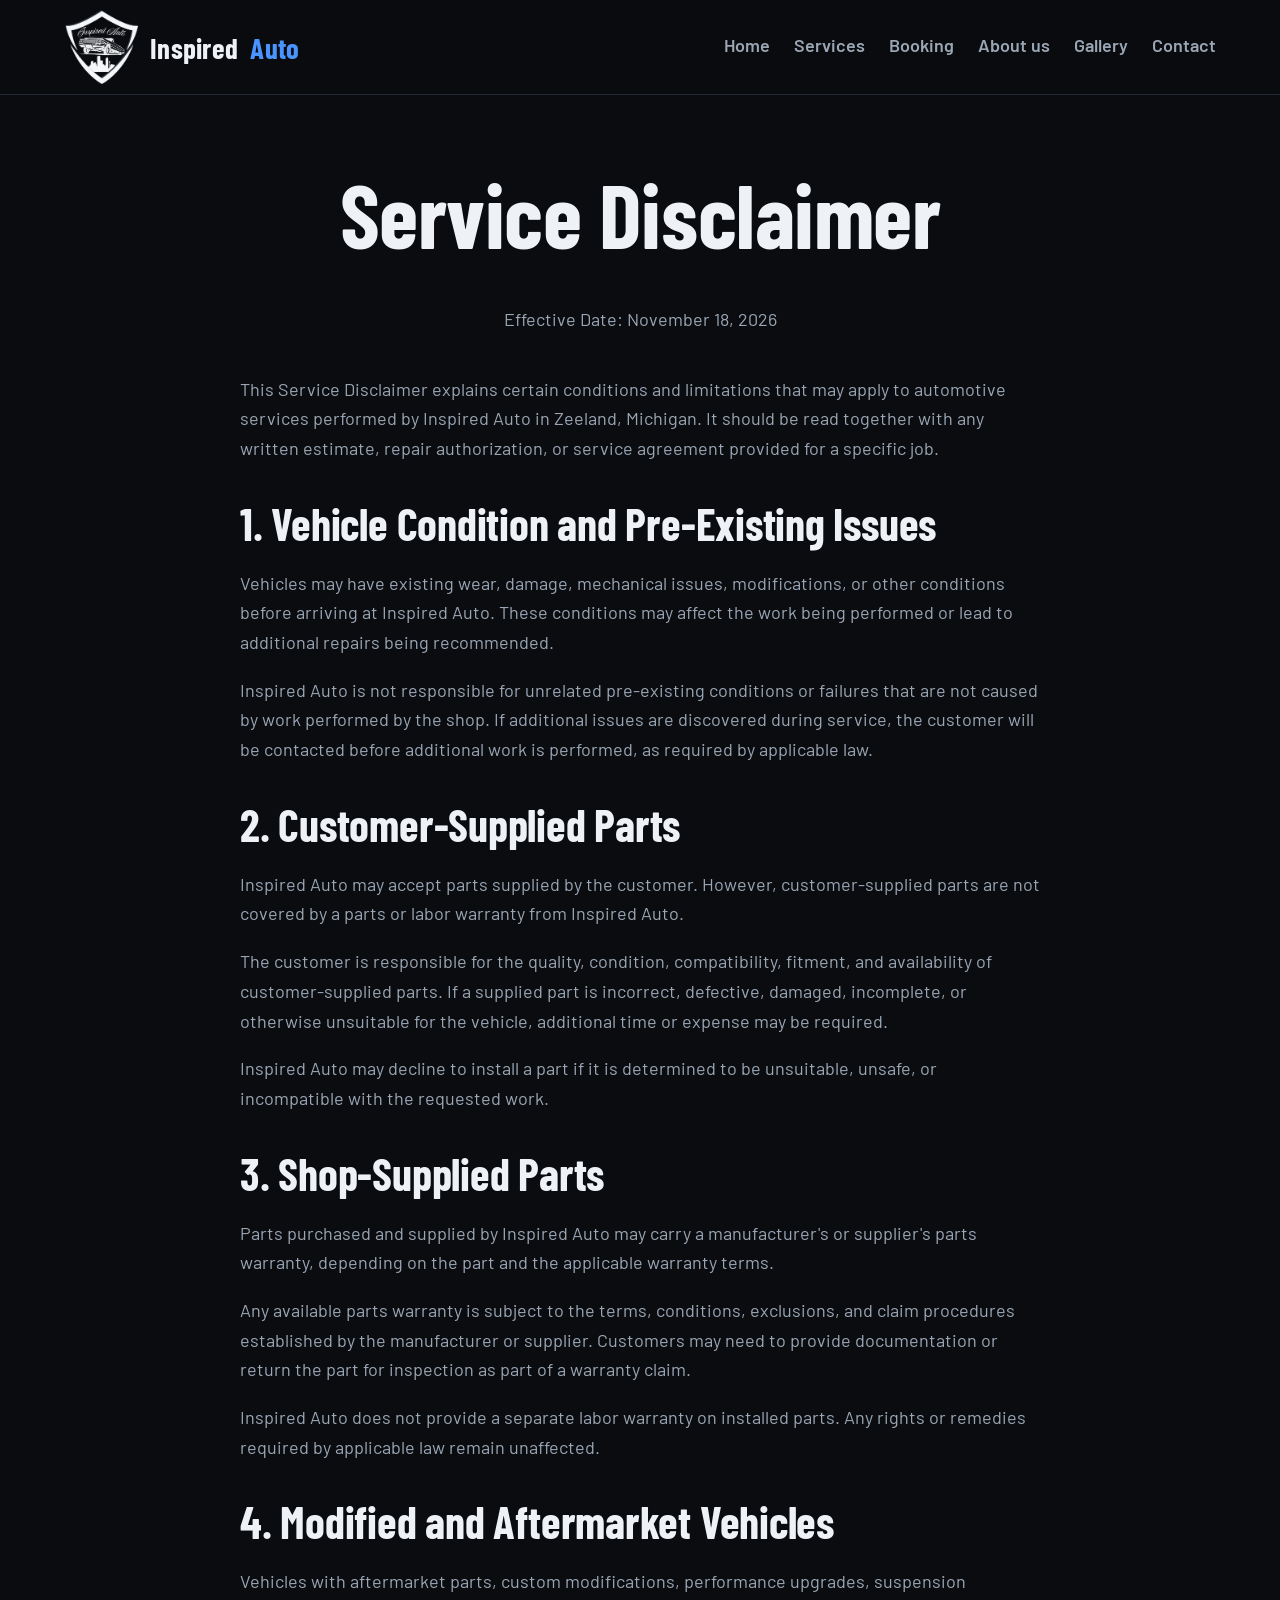
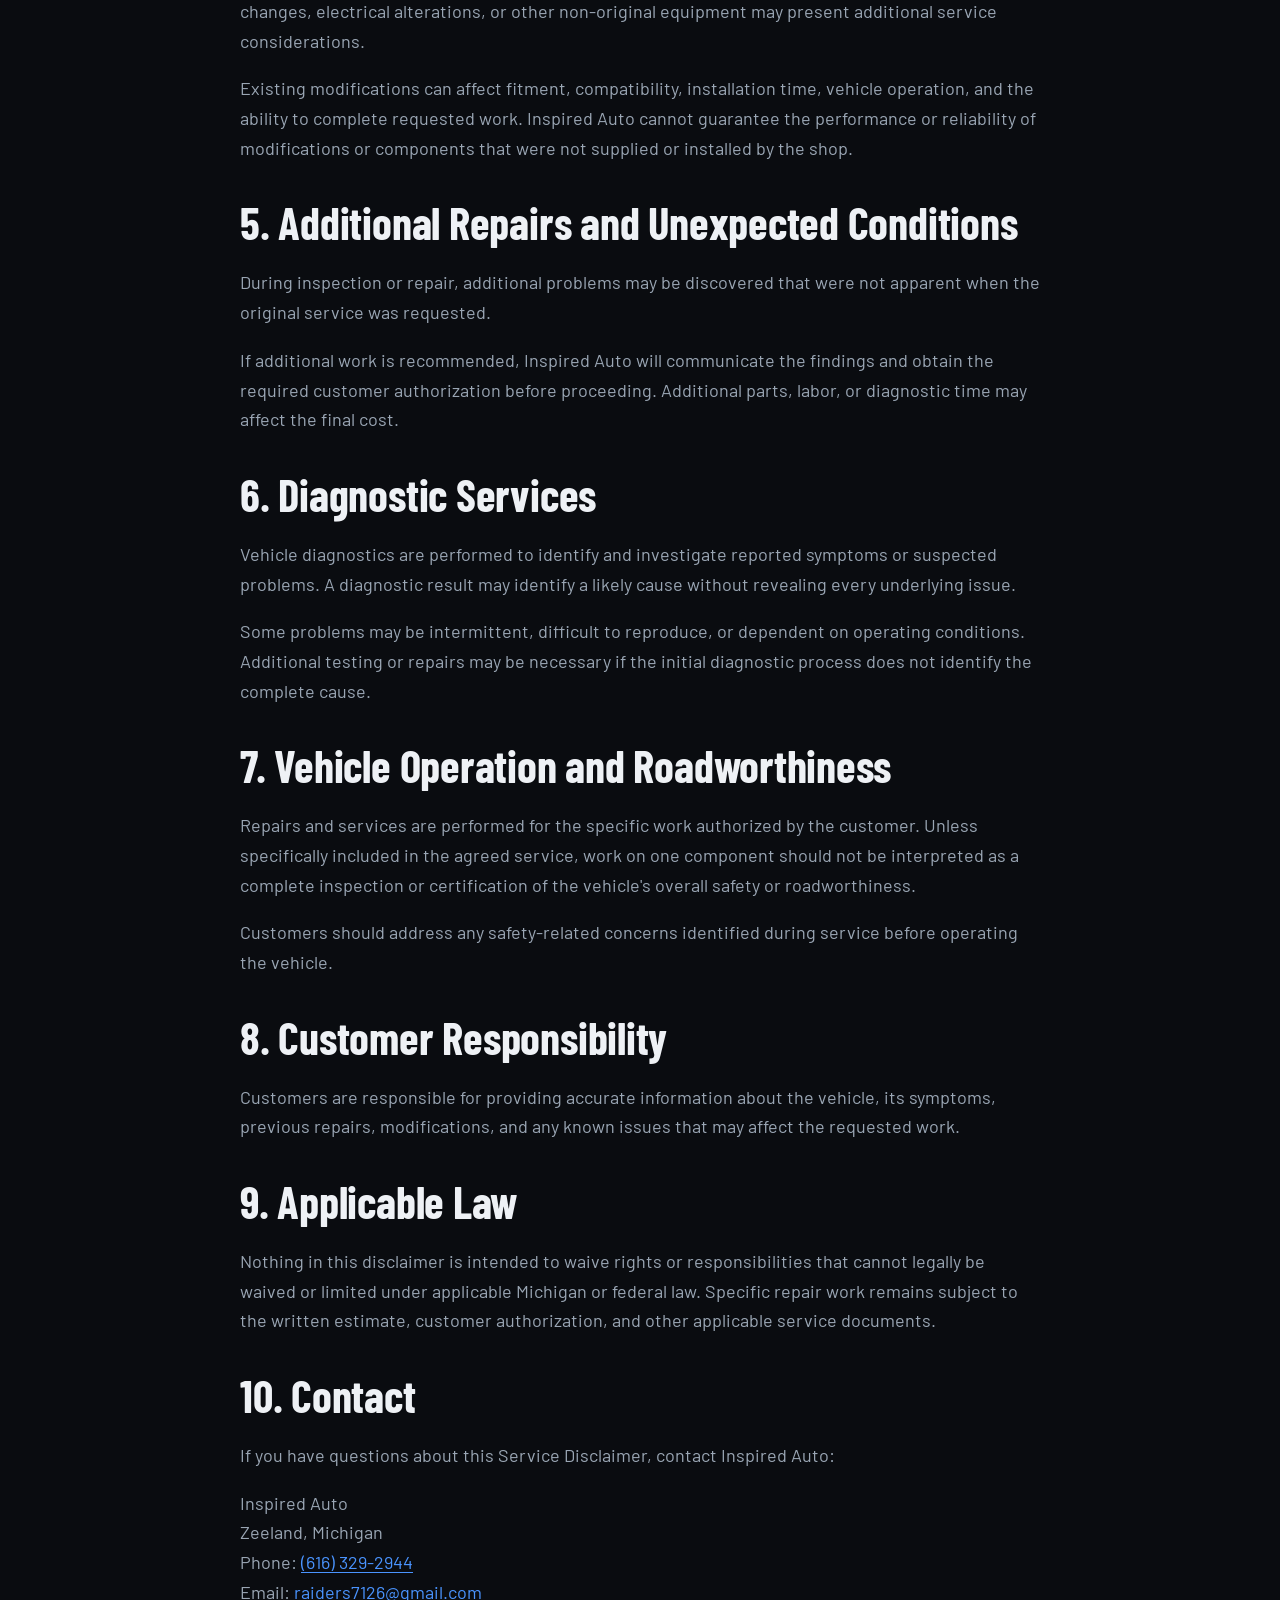
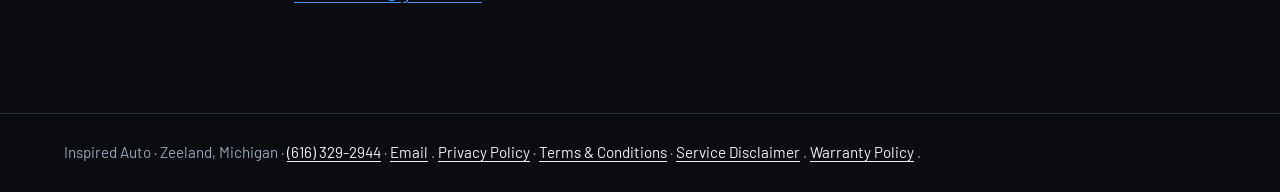
<file: service-disclaimer.html>
<!DOCTYPE html>
<html lang="en">
<head>
<meta charset="utf-8">
<meta name="viewport" content="width=device-width,initial-scale=1">
<title>Service Disclaimer | Inspired Auto</title>
<meta name="description" content="Important service information and disclaimers for customers of Inspired Auto in Zeeland, Michigan.">

<link rel="preconnect" href="https://fonts.googleapis.com">
<link rel="preconnect" href="https://fonts.gstatic.com" crossorigin>
<link href="https://fonts.googleapis.com/css2?family=Barlow:wght@400;600&family=Barlow+Condensed:wght@700&display=swap" rel="stylesheet">

<link rel="icon" type="image/png" sizes="32x32" href="favicon-32.png">
<link rel="apple-touch-icon" href="apple-touch-icon.png">
<link rel="stylesheet" href="style.css">
</head>

<body>

<header>
    <div class="wrap">
        <a class="logo" href="index.html">Inspired <b>Auto</b></a>
        <nav aria-label="Main">
            <a href="index.html">Home</a>
            <a href="services.html">Services</a>
            <a href="booking.html">Booking</a>
            <a href="about.html">About us</a>
            <a href="gallery.html">Gallery</a>
            <a href="contact.html">Contact</a>
        </nav>
    </div>
</header>

<main>
    <div class="wrap">
        <div class="legal-page">

            <div class="legal-header">
                <h1>Service Disclaimer</h1>
                <p>Effective Date: November 18, 2026</p>
            </div>

            <div class="legal-content">

                <p>
                    This Service Disclaimer explains certain conditions and
                    limitations that may apply to automotive services performed
                    by Inspired Auto in Zeeland, Michigan. It should be read
                    together with any written estimate, repair authorization,
                    or service agreement provided for a specific job.
                </p>

                <h2>1. Vehicle Condition and Pre-Existing Issues</h2>
                <p>
                    Vehicles may have existing wear, damage, mechanical issues,
                    modifications, or other conditions before arriving at
                    Inspired Auto. These conditions may affect the work being
                    performed or lead to additional repairs being recommended.
                </p>
                <p>
                    Inspired Auto is not responsible for unrelated pre-existing
                    conditions or failures that are not caused by work performed
                    by the shop. If additional issues are discovered during
                    service, the customer will be contacted before additional
                    work is performed, as required by applicable law.
                </p>

                <h2>2. Customer-Supplied Parts</h2>
                <p>
                    Inspired Auto may accept parts supplied by the customer.
                    However, customer-supplied parts are not covered by a
                    parts or labor warranty from Inspired Auto.
                </p>
                <p>
                    The customer is responsible for the quality, condition,
                    compatibility, fitment, and availability of customer-supplied
                    parts. If a supplied part is incorrect, defective, damaged,
                    incomplete, or otherwise unsuitable for the vehicle,
                    additional time or expense may be required.
                </p>
                <p>
                    Inspired Auto may decline to install a part if it is
                    determined to be unsuitable, unsafe, or incompatible
                    with the requested work.
                </p>

                <h2>3. Shop-Supplied Parts</h2>
                <p>
                    Parts purchased and supplied by Inspired Auto may carry
                    a manufacturer's or supplier's parts warranty, depending
                    on the part and the applicable warranty terms.
                </p>
                <p>
                    Any available parts warranty is subject to the terms,
                    conditions, exclusions, and claim procedures established
                    by the manufacturer or supplier. Customers may need to
                    provide documentation or return the part for inspection
                    as part of a warranty claim.
                </p>
                <p>
                    Inspired Auto does not provide a separate labor warranty
                    on installed parts. Any rights or remedies required by
                    applicable law remain unaffected.
                </p>

                <h2>4. Modified and Aftermarket Vehicles</h2>
                <p>
                    Vehicles with aftermarket parts, custom modifications,
                    performance upgrades, suspension changes, electrical
                    alterations, or other non-original equipment may present
                    additional service considerations.
                </p>
                <p>
                    Existing modifications can affect fitment, compatibility,
                    installation time, vehicle operation, and the ability
                    to complete requested work. Inspired Auto cannot guarantee
                    the performance or reliability of modifications or
                    components that were not supplied or installed by the shop.
                </p>

                <h2>5. Additional Repairs and Unexpected Conditions</h2>
                <p>
                    During inspection or repair, additional problems may be
                    discovered that were not apparent when the original
                    service was requested.
                </p>
                <p>
                    If additional work is recommended, Inspired Auto will
                    communicate the findings and obtain the required customer
                    authorization before proceeding. Additional parts,
                    labor, or diagnostic time may affect the final cost.
                </p>

                <h2>6. Diagnostic Services</h2>
                <p>
                    Vehicle diagnostics are performed to identify and
                    investigate reported symptoms or suspected problems.
                    A diagnostic result may identify a likely cause without
                    revealing every underlying issue.
                </p>
                <p>
                    Some problems may be intermittent, difficult to reproduce,
                    or dependent on operating conditions. Additional testing
                    or repairs may be necessary if the initial diagnostic
                    process does not identify the complete cause.
                </p>

                <h2>7. Vehicle Operation and Roadworthiness</h2>
                <p>
                    Repairs and services are performed for the specific
                    work authorized by the customer. Unless specifically
                    included in the agreed service, work on one component
                    should not be interpreted as a complete inspection or
                    certification of the vehicle's overall safety or
                    roadworthiness.
                </p>
                <p>
                    Customers should address any safety-related concerns
                    identified during service before operating the vehicle.
                </p>

                <h2>8. Customer Responsibility</h2>
                <p>
                    Customers are responsible for providing accurate
                    information about the vehicle, its symptoms, previous
                    repairs, modifications, and any known issues that may
                    affect the requested work.
                </p>

                <h2>9. Applicable Law</h2>
                <p>
                    Nothing in this disclaimer is intended to waive rights
                    or responsibilities that cannot legally be waived or
                    limited under applicable Michigan or federal law.
                    Specific repair work remains subject to the written
                    estimate, customer authorization, and other applicable
                    service documents.
                </p>

                <h2>10. Contact</h2>
                <p>
                    If you have questions about this Service Disclaimer,
                    contact Inspired Auto:
                </p>
                <p>
                    Inspired Auto<br>
                    Zeeland, Michigan<br>
                    Phone: <a href="tel:+16163292944">(616) 329-2944</a><br>
                    Email: <a href="mailto:raiders7126@gmail.com">raiders7126@gmail.com</a>
                </p>

            </div>
        </div>
    </div>
</main>

<footer>
    <div class="wrap">
        <div>
            Inspired Auto · Zeeland, Michigan ·
            <a href="tel:+16163292944">(616) 329-2944</a> ·
            <a href="mailto:raiders7126@gmail.com">Email</a> .
            <a href="privacy-policy.html">Privacy Policy</a> ·
            <a href="terms.html">Terms &amp; Conditions</a> ·
            <a href="service-disclaimer.html">Service Disclaimer</a> .
            <a href="warranty-policy.html">Warranty Policy</a> .
        </div>
    </div>
</footer>

</body>
</html>
</file>
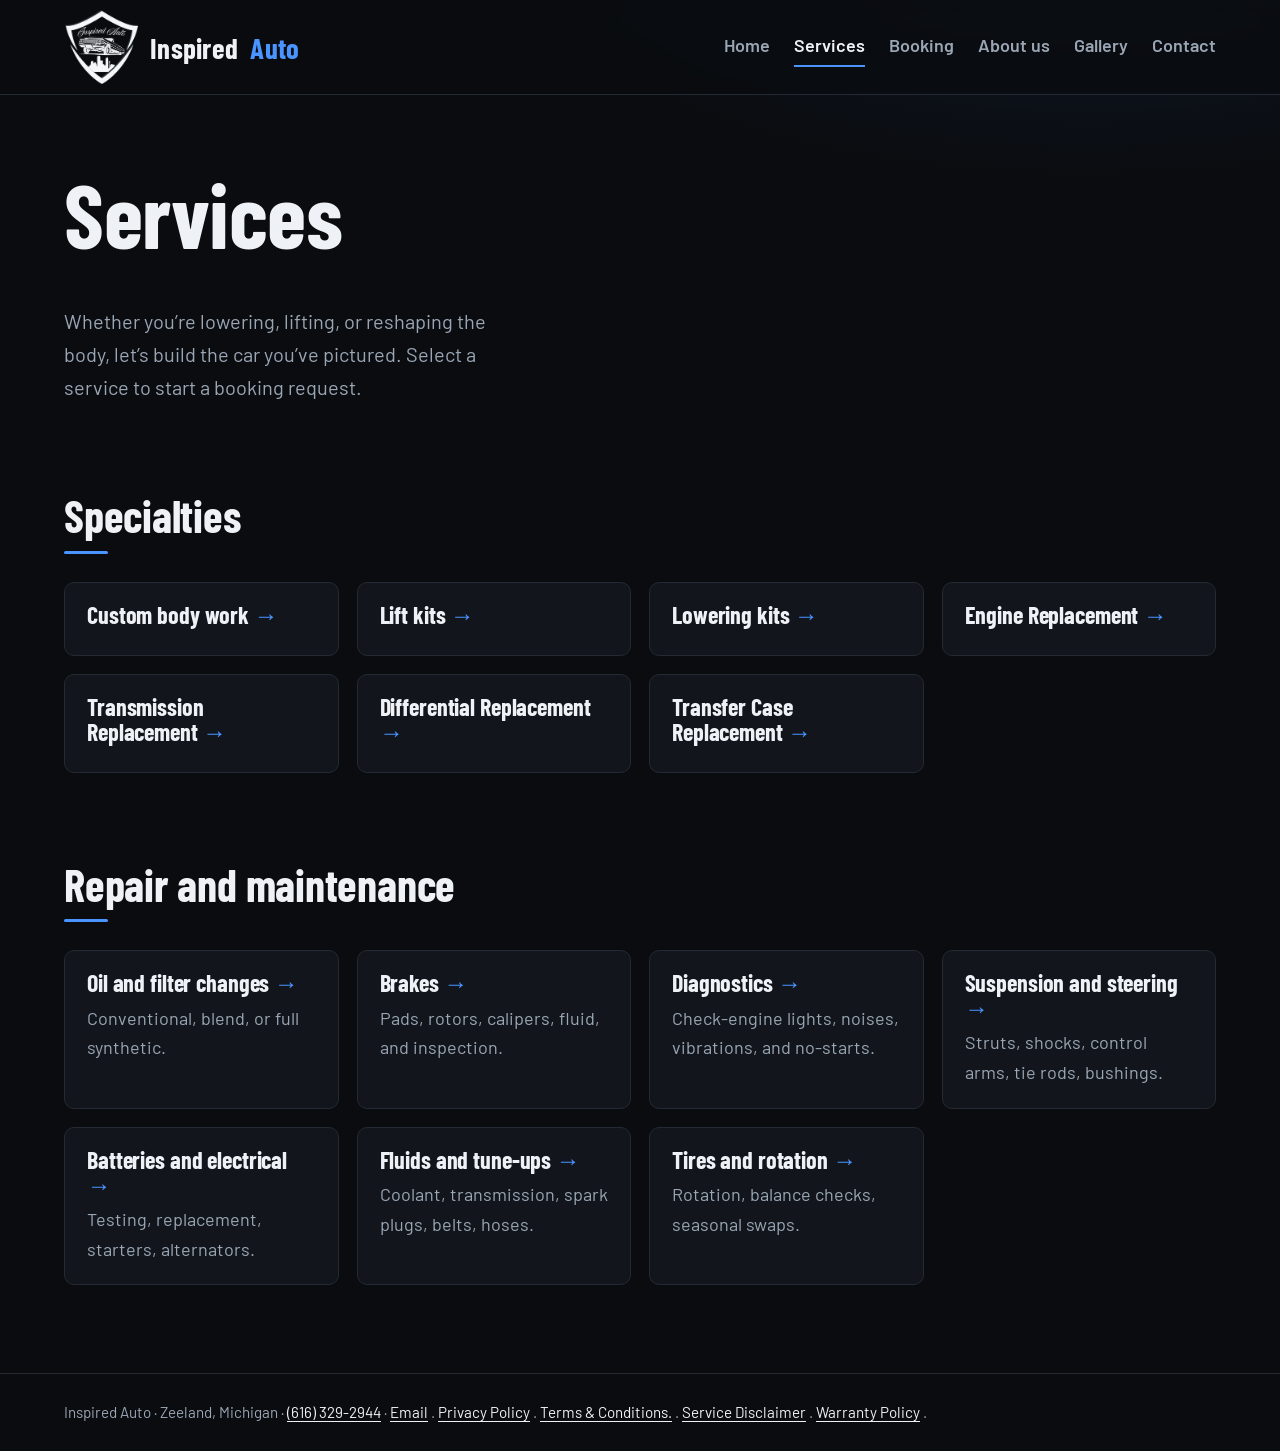
<file: services.html>
<!DOCTYPE html>
<html lang="en"><head><meta charset="utf-8"><meta name="viewport" content="width=device-width,initial-scale=1"><link rel="icon" type="image/png" sizes="32x32" href="favicon-32.png">
<link rel="apple-touch-icon" href="apple-touch-icon.png">
<title>Services | Inspired Auto</title><meta name="description" content="Custom body work, lift kits, lowering kits, and auto repair in Zeeland, MI.">
<link rel="preconnect" href="https://fonts.googleapis.com"><link rel="preconnect" href="https://fonts.gstatic.com" crossorigin>
<link href="https://fonts.googleapis.com/css2?family=Barlow:wght@400;600&family=Barlow+Condensed:wght@700&display=swap" rel="stylesheet">
<link rel="stylesheet" href="style.css"></head><body>
<header><div class="wrap"><a class="logo" href="index.html">Inspired <b>Auto</b></a>
<nav aria-label="Main">
<a href="index.html">Home</a>
<a href="services.html" aria-current="page">Services</a>
<a href="booking.html">Booking</a>
<a href="about.html">About us</a>
<a href="gallery.html">Gallery</a>
<a href="contact.html">Contact</a>
</nav></div></header>
<main><div class="wrap">
<h1>Services</h1><p class="lede">Whether you’re lowering, lifting, or reshaping the body, let’s build the car you’ve pictured. Select a service to start a booking request.</p>
<section><h2>Specialties</h2><div class="grid">
<a class="item" href="booking.html?service=Custom%20body%20work"><h3>Custom body work</h3></a>
<a class="item" href="booking.html?service=Lift%20kit"><h3>Lift kits</h3></a>
<a class="item" href="booking.html?service=Lowering%20kit"><h3>Lowering kits</h3></a>
<a class="item" href="booking.html?service=Engine%20Replacement"><h3>Engine Replacement</h3></a>
<a class="item" href="booking.html?service=Transmisison%20Replacement"><h3>Transmission Replacement</h3></a>
<a class="item" href="booking.html?service=Differential%20Replacement"><h3>Differential Replacement</h3></a>
<a class="item" href="booking.html?service=Transfer%20Case%20Replacement"><h3>Transfer Case Replacement</h3></a></div></section>
<section><h2>Repair and maintenance</h2><div class="grid">
<a class="item" href="booking.html?service=Oil%20change"><h3>Oil and filter changes</h3><p>Conventional, blend, or full synthetic.</p></a>
<a class="item" href="booking.html?service=Brakes"><h3>Brakes</h3><p>Pads, rotors, calipers, fluid, and inspection.</p></a>
<a class="item" href="booking.html?service=Diagnostics"><h3>Diagnostics</h3><p>Check-engine lights, noises, vibrations, and no-starts.</p></a>
<a class="item" href="booking.html?service=Suspension"><h3>Suspension and steering</h3><p>Struts, shocks, control arms, tie rods, bushings.</p></a>
<a class="item" href="booking.html?service=Electrical"><h3>Batteries and electrical</h3><p>Testing, replacement, starters, alternators.</p></a>
<a class="item" href="booking.html?service=Fluids%20and%20tune-ups"><h3>Fluids and tune-ups</h3><p>Coolant, transmission, spark plugs, belts, hoses.</p></a>
<a class="item" href="booking.html?service=Tires%20and%20rotation"><h3>Tires and rotation</h3><p>Rotation, balance checks, seasonal swaps.</p></a></div></section>
</div></main>
<footer><div class="wrap">Inspired Auto · Zeeland, Michigan ·
  <a href="tel:+16163292944">(616) 329-2944</a> ·
  <a href="mailto:raiders7126@gmail.com">Email</a> .
  <a href="privacy-policy.html">Privacy Policy</a> .
  <a href="terms.html">Terms &amp; Conditions.</a> .
  <a href="service-disclaimer.html">Service Disclaimer</a> .
  <a href="warranty-policy.html">Warranty Policy</a> . 
</div>
</body></html>
</file>
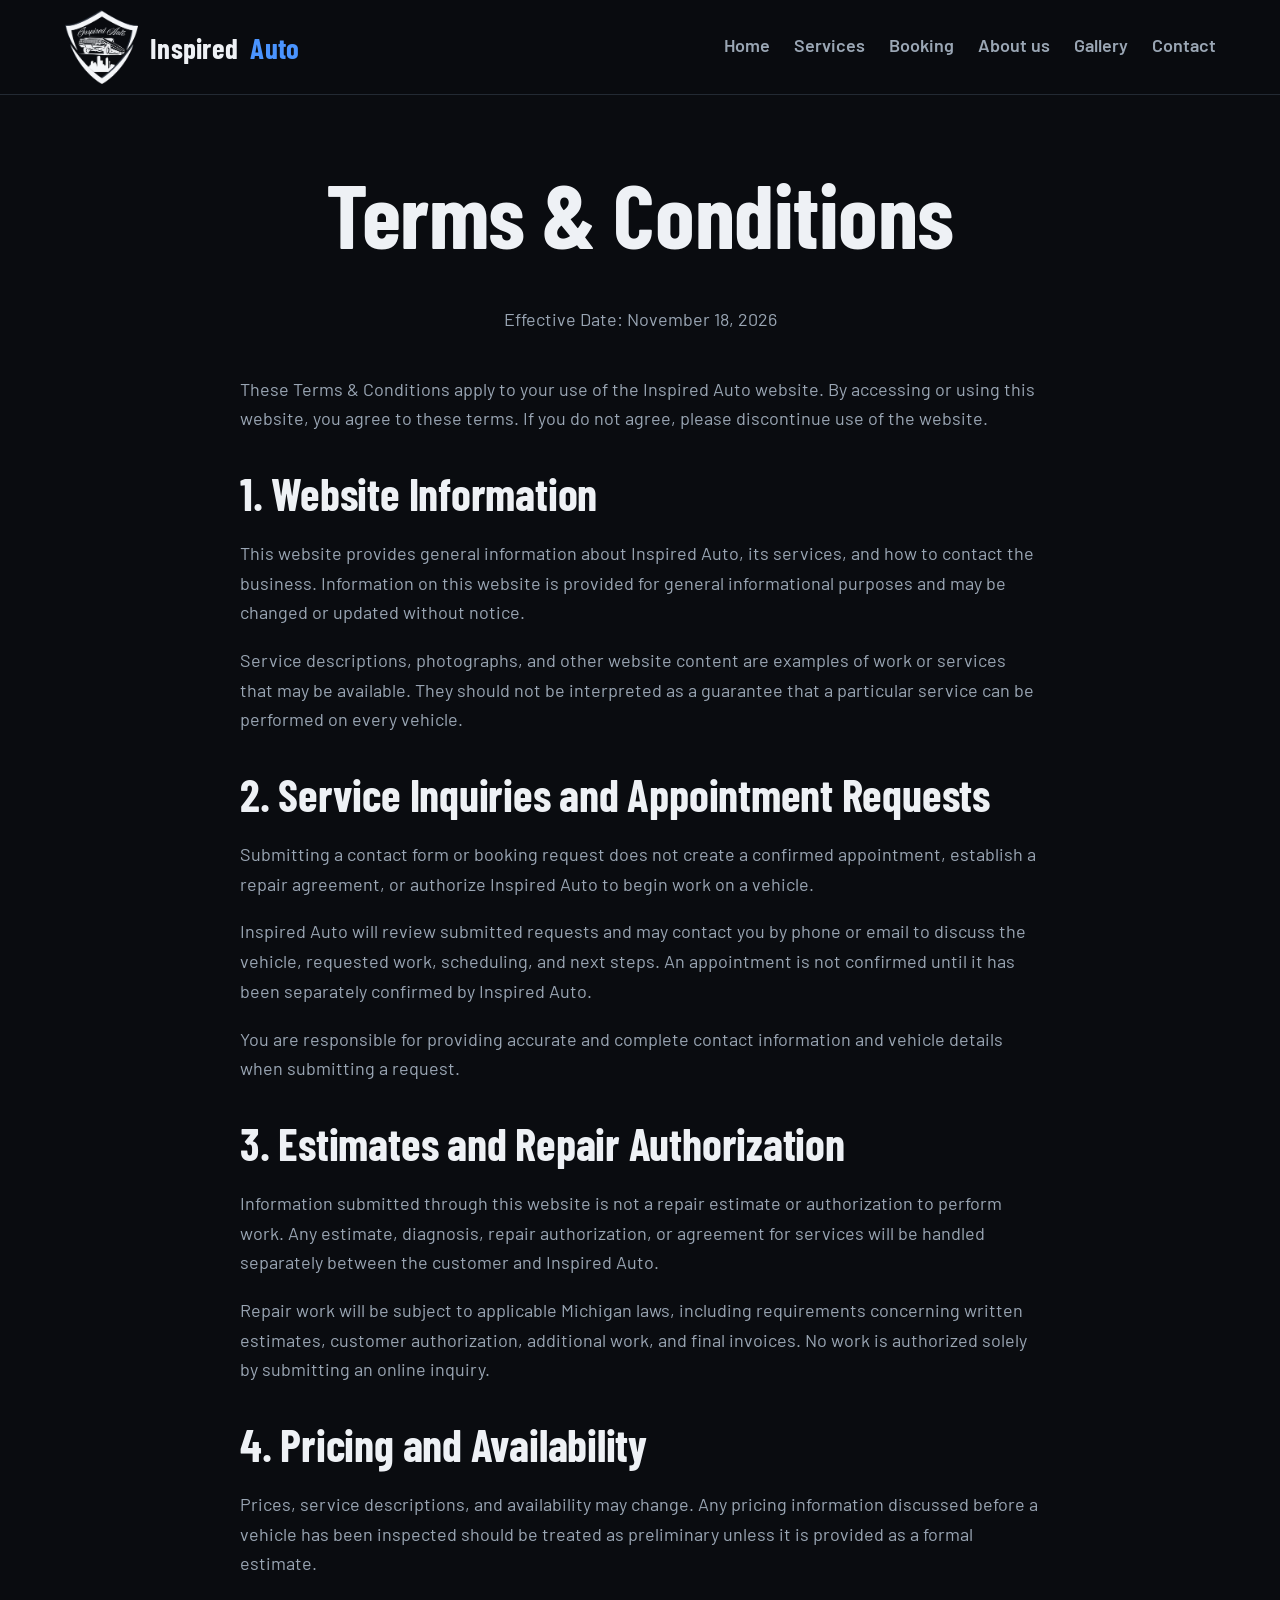
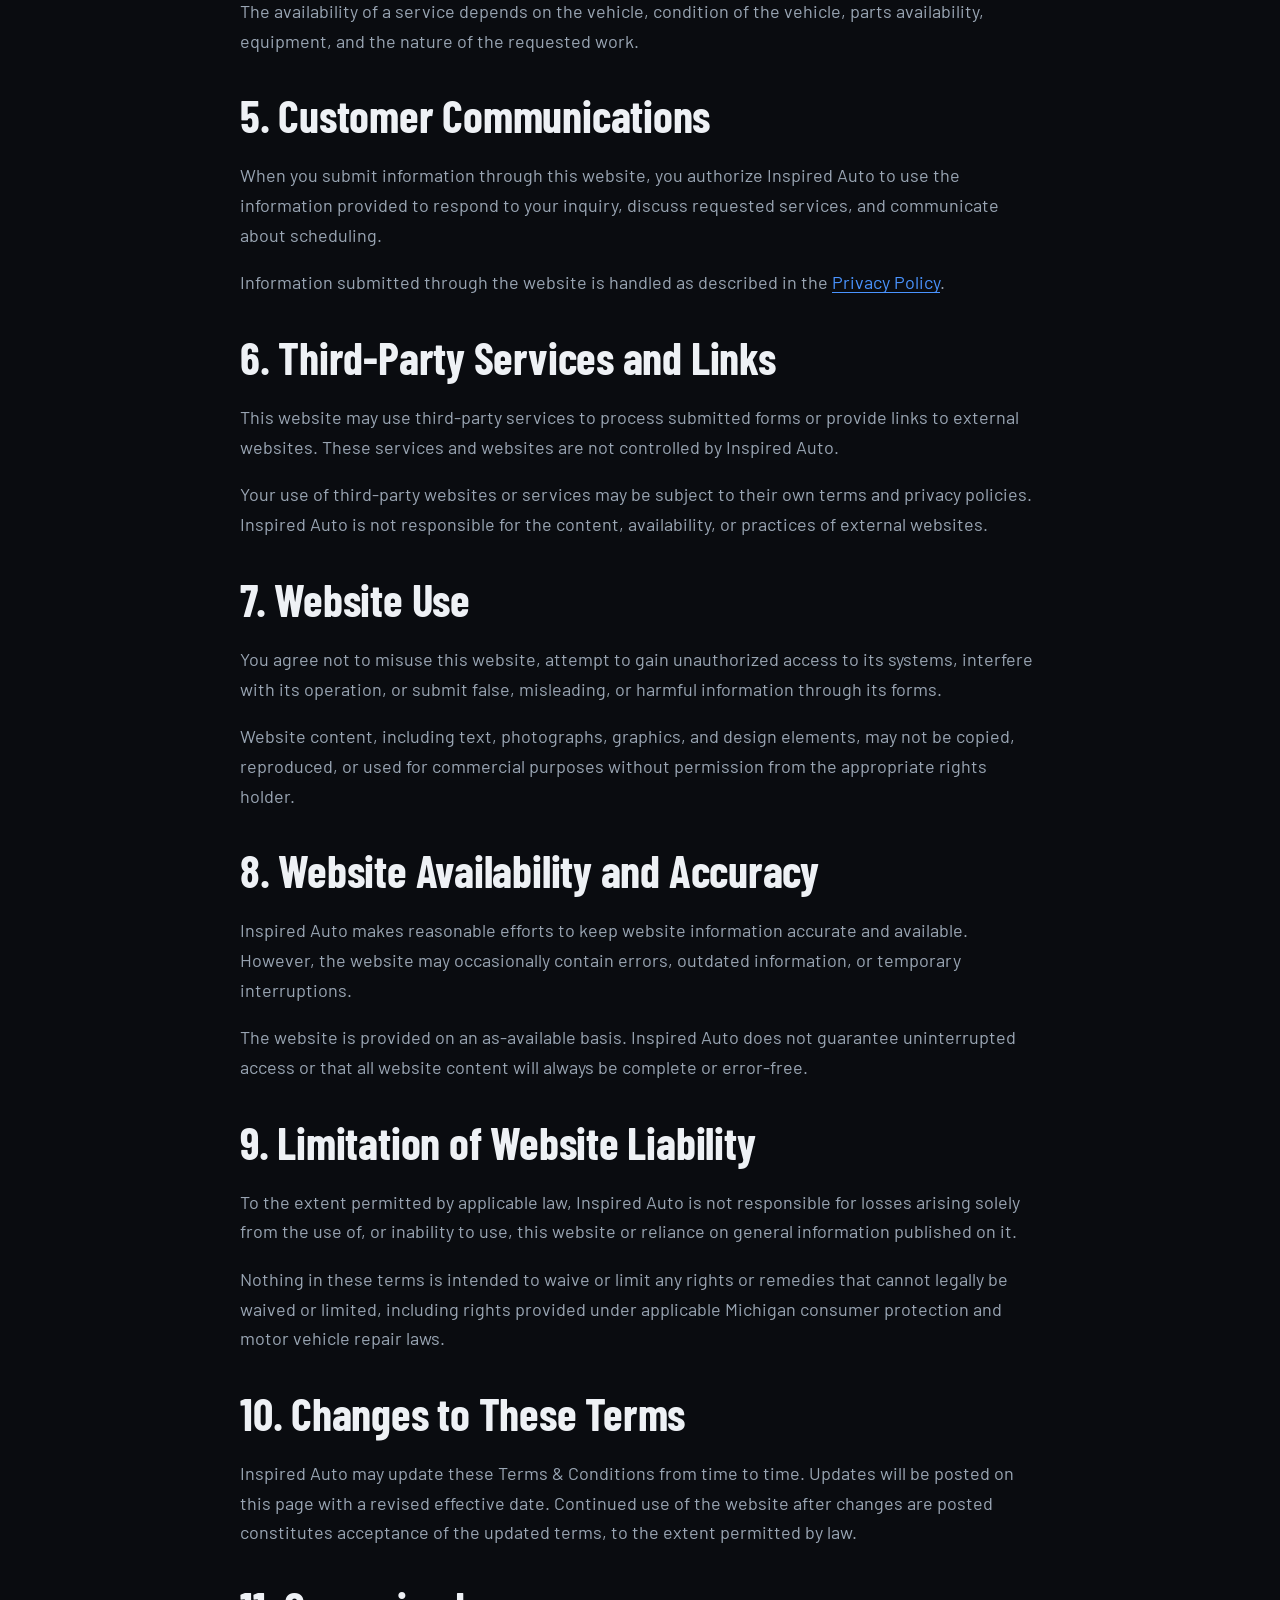
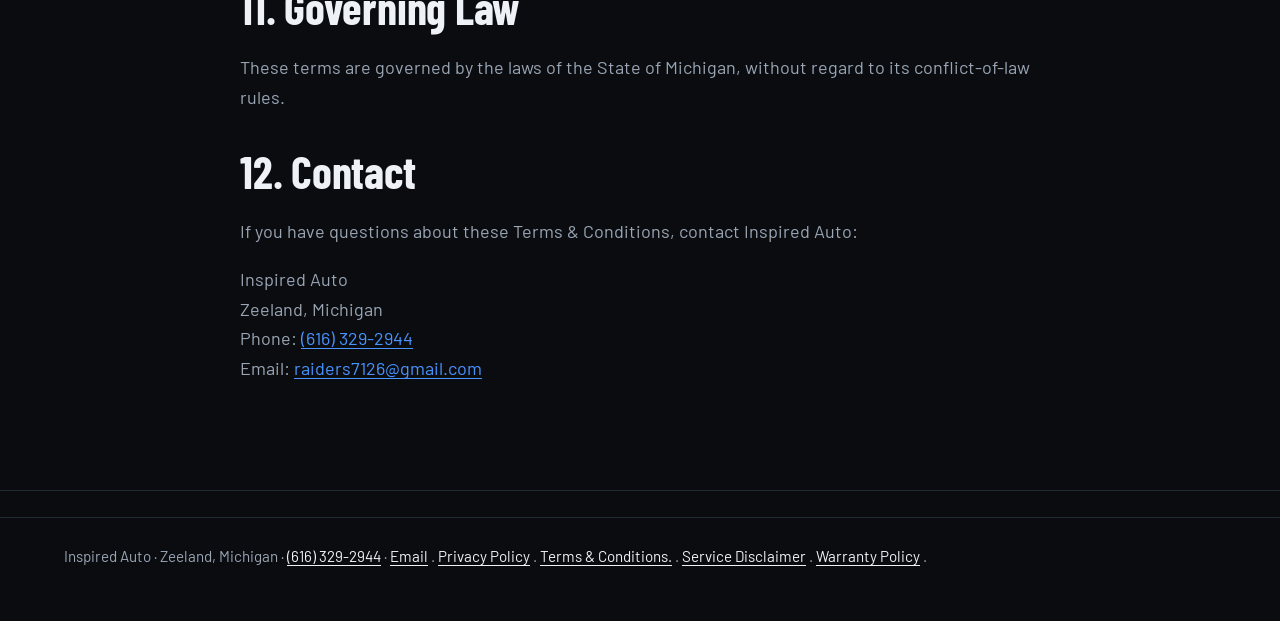
<file: terms.html>
<!DOCTYPE html>
<html lang="en">
<head>
<meta charset="utf-8">
<meta name="viewport" content="width=device-width,initial-scale=1">
<title>Terms &amp; Conditions | Inspired Auto</title>
<meta name="description" content="Terms and conditions for using the Inspired Auto website and submitting service inquiries.">

<link rel="preconnect" href="https://fonts.googleapis.com">
<link rel="preconnect" href="https://fonts.gstatic.com" crossorigin>
<link href="https://fonts.googleapis.com/css2?family=Barlow:wght@400;600&family=Barlow+Condensed:wght@700&display=swap" rel="stylesheet">

<link rel="icon" type="image/png" sizes="32x32" href="favicon-32.png">
<link rel="apple-touch-icon" href="apple-touch-icon.png">
<link rel="stylesheet" href="style.css">
</head>

<body>

<header>
    <div class="wrap">
        <a class="logo" href="index.html">Inspired <b>Auto</b></a>
        <nav aria-label="Main">
            <a href="index.html">Home</a>
            <a href="services.html">Services</a>
            <a href="booking.html">Booking</a>
            <a href="about.html">About us</a>
            <a href="gallery.html">Gallery</a>
            <a href="contact.html">Contact</a>
        </nav>
    </div>
</header>

<main>
    <div class="wrap">
        <div class="legal-page">

            <div class="legal-header">
                <h1>Terms &amp; Conditions</h1>
                <p>Effective Date: November 18, 2026</p>
            </div>

            <div class="legal-content">

                <p>
                    These Terms &amp; Conditions apply to your use of the Inspired Auto
                    website. By accessing or using this website, you agree to these
                    terms. If you do not agree, please discontinue use of the website.
                </p>

                <h2>1. Website Information</h2>
                <p>
                    This website provides general information about Inspired Auto,
                    its services, and how to contact the business. Information on
                    this website is provided for general informational purposes and
                    may be changed or updated without notice.
                </p>
                <p>
                    Service descriptions, photographs, and other website content
                    are examples of work or services that may be available. They
                    should not be interpreted as a guarantee that a particular
                    service can be performed on every vehicle.
                </p>

                <h2>2. Service Inquiries and Appointment Requests</h2>
                <p>
                    Submitting a contact form or booking request does not create
                    a confirmed appointment, establish a repair agreement, or
                    authorize Inspired Auto to begin work on a vehicle.
                </p>
                <p>
                    Inspired Auto will review submitted requests and may contact
                    you by phone or email to discuss the vehicle, requested work,
                    scheduling, and next steps. An appointment is not confirmed
                    until it has been separately confirmed by Inspired Auto.
                </p>
                <p>
                    You are responsible for providing accurate and complete
                    contact information and vehicle details when submitting
                    a request.
                </p>

                <h2>3. Estimates and Repair Authorization</h2>
                <p>
                    Information submitted through this website is not a repair
                    estimate or authorization to perform work. Any estimate,
                    diagnosis, repair authorization, or agreement for services
                    will be handled separately between the customer and
                    Inspired Auto.
                </p>
                <p>
                    Repair work will be subject to applicable Michigan laws,
                    including requirements concerning written estimates,
                    customer authorization, additional work, and final invoices.
                    No work is authorized solely by submitting an online inquiry.
                </p>

                <h2>4. Pricing and Availability</h2>
                <p>
                    Prices, service descriptions, and availability may change.
                    Any pricing information discussed before a vehicle has been
                    inspected should be treated as preliminary unless it is
                    provided as a formal estimate.
                </p>
                <p>
                    The availability of a service depends on the vehicle,
                    condition of the vehicle, parts availability, equipment,
                    and the nature of the requested work.
                </p>

                <h2>5. Customer Communications</h2>
                <p>
                    When you submit information through this website, you
                    authorize Inspired Auto to use the information provided
                    to respond to your inquiry, discuss requested services,
                    and communicate about scheduling.
                </p>
                <p>
                    Information submitted through the website is handled as
                    described in the
                    <a href="privacy-policy.html">Privacy Policy</a>.
                </p>

                <h2>6. Third-Party Services and Links</h2>
                <p>
                    This website may use third-party services to process
                    submitted forms or provide links to external websites.
                    These services and websites are not controlled by
                    Inspired Auto.
                </p>
                <p>
                    Your use of third-party websites or services may be
                    subject to their own terms and privacy policies.
                    Inspired Auto is not responsible for the content,
                    availability, or practices of external websites.
                </p>

                <h2>7. Website Use</h2>
                <p>
                    You agree not to misuse this website, attempt to gain
                    unauthorized access to its systems, interfere with its
                    operation, or submit false, misleading, or harmful
                    information through its forms.
                </p>
                <p>
                    Website content, including text, photographs, graphics,
                    and design elements, may not be copied, reproduced,
                    or used for commercial purposes without permission
                    from the appropriate rights holder.
                </p>

                <h2>8. Website Availability and Accuracy</h2>
                <p>
                    Inspired Auto makes reasonable efforts to keep website
                    information accurate and available. However, the website
                    may occasionally contain errors, outdated information,
                    or temporary interruptions.
                </p>
                <p>
                    The website is provided on an as-available basis.
                    Inspired Auto does not guarantee uninterrupted access
                    or that all website content will always be complete
                    or error-free.
                </p>

                <h2>9. Limitation of Website Liability</h2>
                <p>
                    To the extent permitted by applicable law, Inspired Auto
                    is not responsible for losses arising solely from the
                    use of, or inability to use, this website or reliance
                    on general information published on it.
                </p>
                <p>
                    Nothing in these terms is intended to waive or limit
                    any rights or remedies that cannot legally be waived
                    or limited, including rights provided under applicable
                    Michigan consumer protection and motor vehicle repair laws.
                </p>

                <h2>10. Changes to These Terms</h2>
                <p>
                    Inspired Auto may update these Terms &amp; Conditions
                    from time to time. Updates will be posted on this page
                    with a revised effective date. Continued use of the
                    website after changes are posted constitutes acceptance
                    of the updated terms, to the extent permitted by law.
                </p>

                <h2>11. Governing Law</h2>
                <p>
                    These terms are governed by the laws of the State of
                    Michigan, without regard to its conflict-of-law rules.
                </p>

                <h2>12. Contact</h2>
                <p>
                    If you have questions about these Terms &amp; Conditions,
                    contact Inspired Auto:
                </p>
                <p>
                    Inspired Auto<br>
                    Zeeland, Michigan<br>
                    Phone: <a href="tel:+16163292944">(616) 329-2944</a><br>
                    Email: <a href="mailto:raiders7126@gmail.com">raiders7126@gmail.com</a>
                </p>

            </div>
        </div>
    </div>
</main>

<footer>
<footer><div class="wrap">Inspired Auto · Zeeland, Michigan ·
  <a href="tel:+16163292944">(616) 329-2944</a> ·
  <a href="mailto:raiders7126@gmail.com">Email</a> .
  <a href="privacy-policy.html">Privacy Policy</a> .
  <a href="terms.html">Terms &amp; Conditions.</a> .
  <a href="service-disclaimer.html">Service Disclaimer</a> .
  <a href="warranty-policy.html">Warranty Policy</a> . 
</div>
</footer>

</body>
</html>
</file>
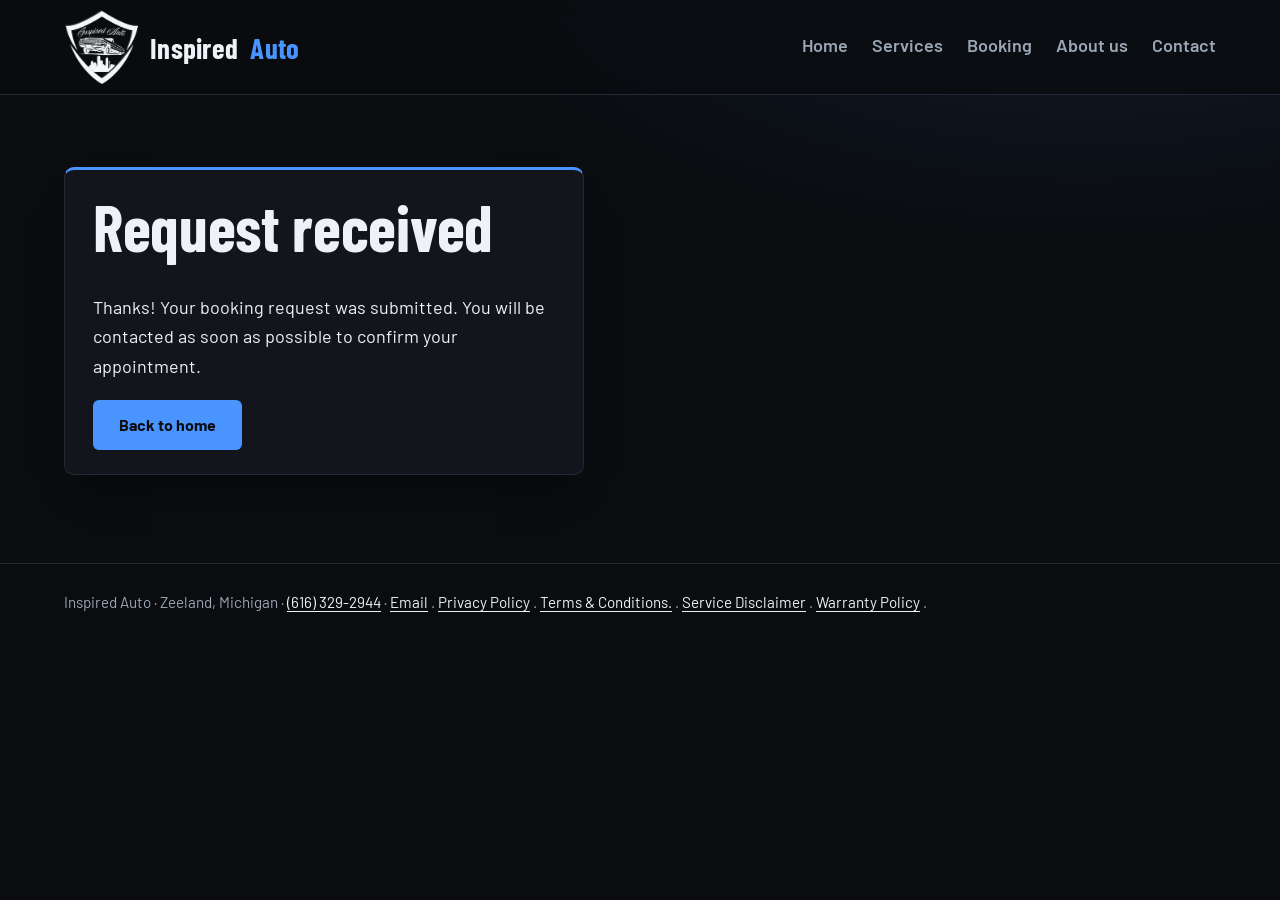
<file: thanks.html>
<!DOCTYPE html>
<html lang="en"><head><meta charset="utf-8"><meta name="viewport" content="width=device-width,initial-scale=1">
<title>Request received | Inspired Auto</title><meta name="robots" content="noindex">
<link rel="preconnect" href="https://fonts.googleapis.com"><link rel="preconnect" href="https://fonts.gstatic.com" crossorigin>
<link href="https://fonts.googleapis.com/css2?family=Barlow:wght@400;600&family=Barlow+Condensed:wght@700&display=swap" rel="stylesheet">
<link rel="stylesheet" href="style.css"></head><body>
<header><div class="wrap"><a class="logo" href="index.html">Inspired <b>Auto</b></a>
<nav aria-label="Main">
<a href="index.html">Home</a>
<a href="services.html">Services</a>
<a href="booking.html">Booking</a>
<a href="about.html">About us</a>
<a href="contact.html">Contact</a>
</nav></div></header>
<main><div class="wrap">
<div class="ro" style="max-width:520px">
<h1 style="font-size:clamp(2.4rem,7vw,4rem)">Request received</h1>
<p>Thanks! Your booking request was submitted. You will be contacted as soon as possible to confirm your appointment.</p>
<a class="btn" href="index.html">Back to home</a>
</div>
</div></main>
<footer><div class="wrap">Inspired Auto · Zeeland, Michigan ·
  <a href="tel:+16163292944">(616) 329-2944</a> ·
  <a href="mailto:raiders7126@gmail.com">Email</a> .
  <a href="privacy-policy.html">Privacy Policy</a> .
  <a href="terms.html">Terms &amp; Conditions.</a> .
  <a href="service-disclaimer.html">Service Disclaimer</a> .
  <a href="warranty-policy.html">Warranty Policy</a> . 
</div>
</body></html>
</file>
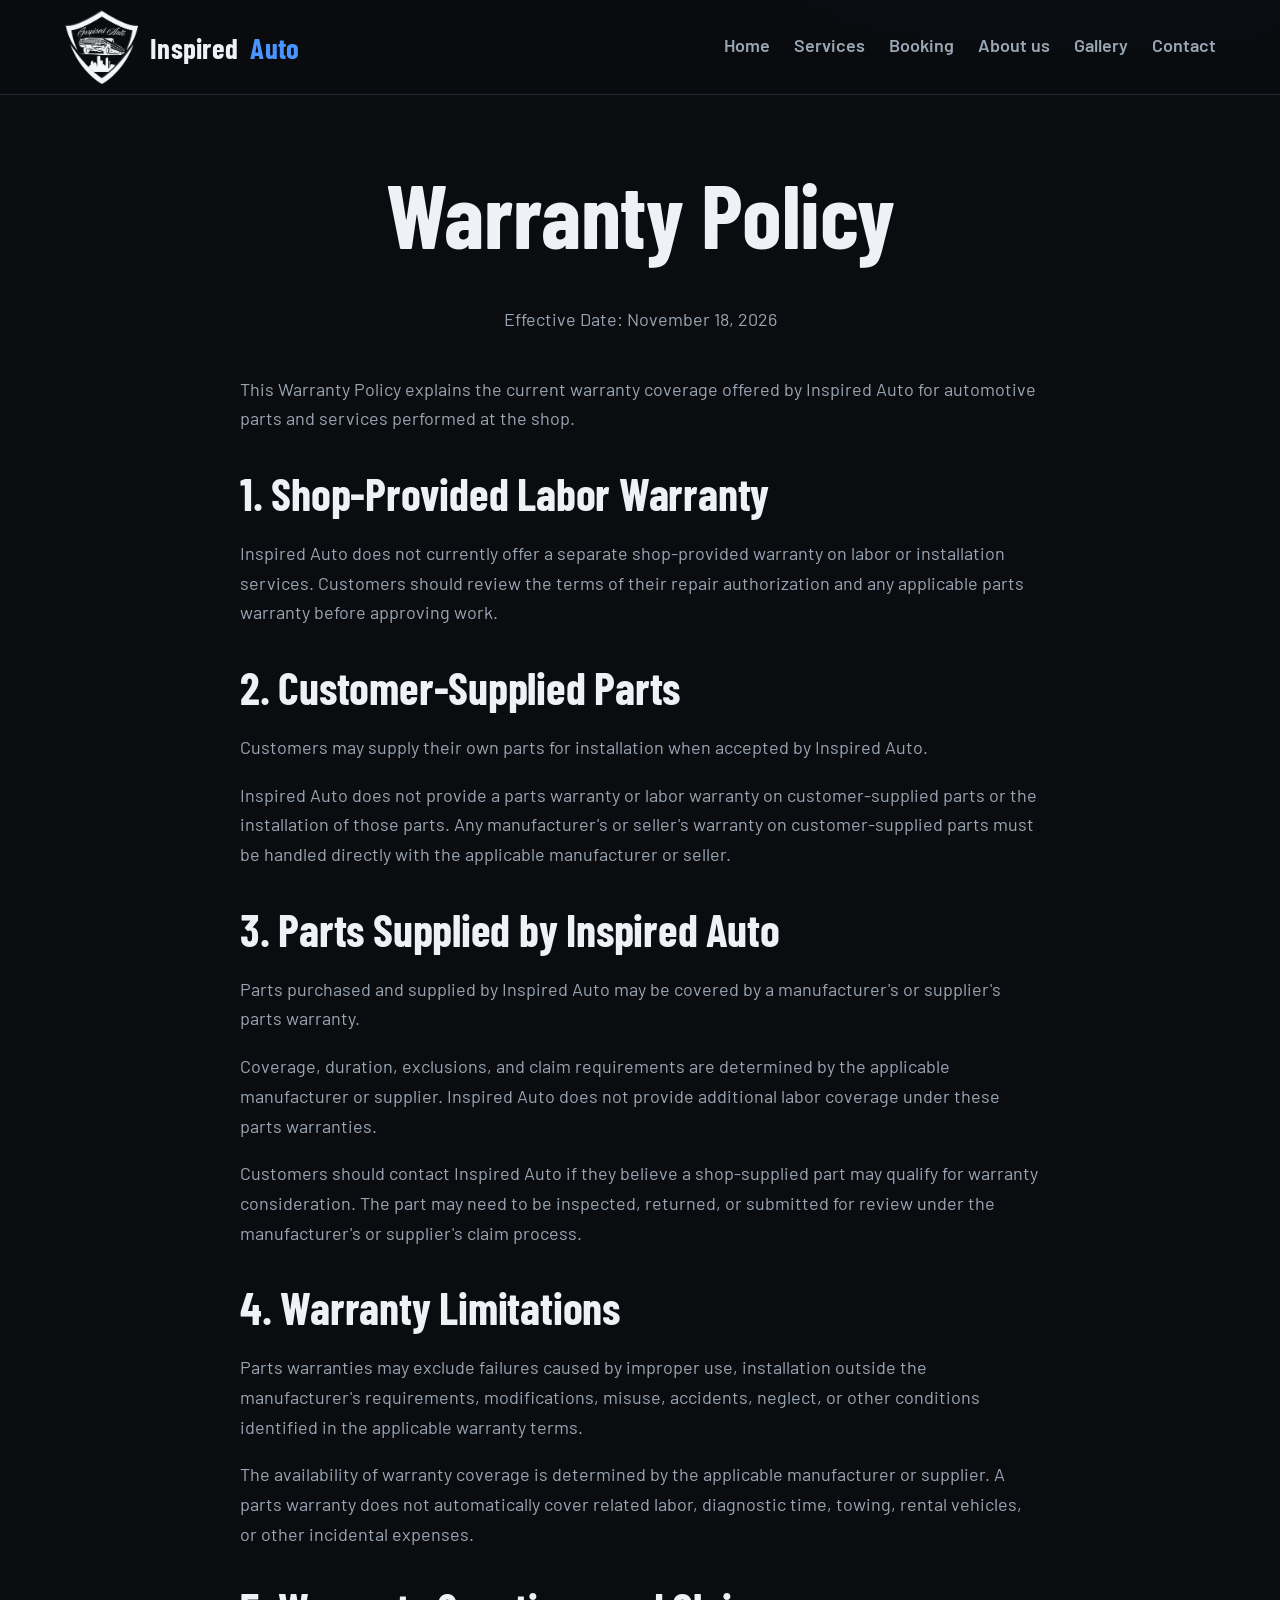
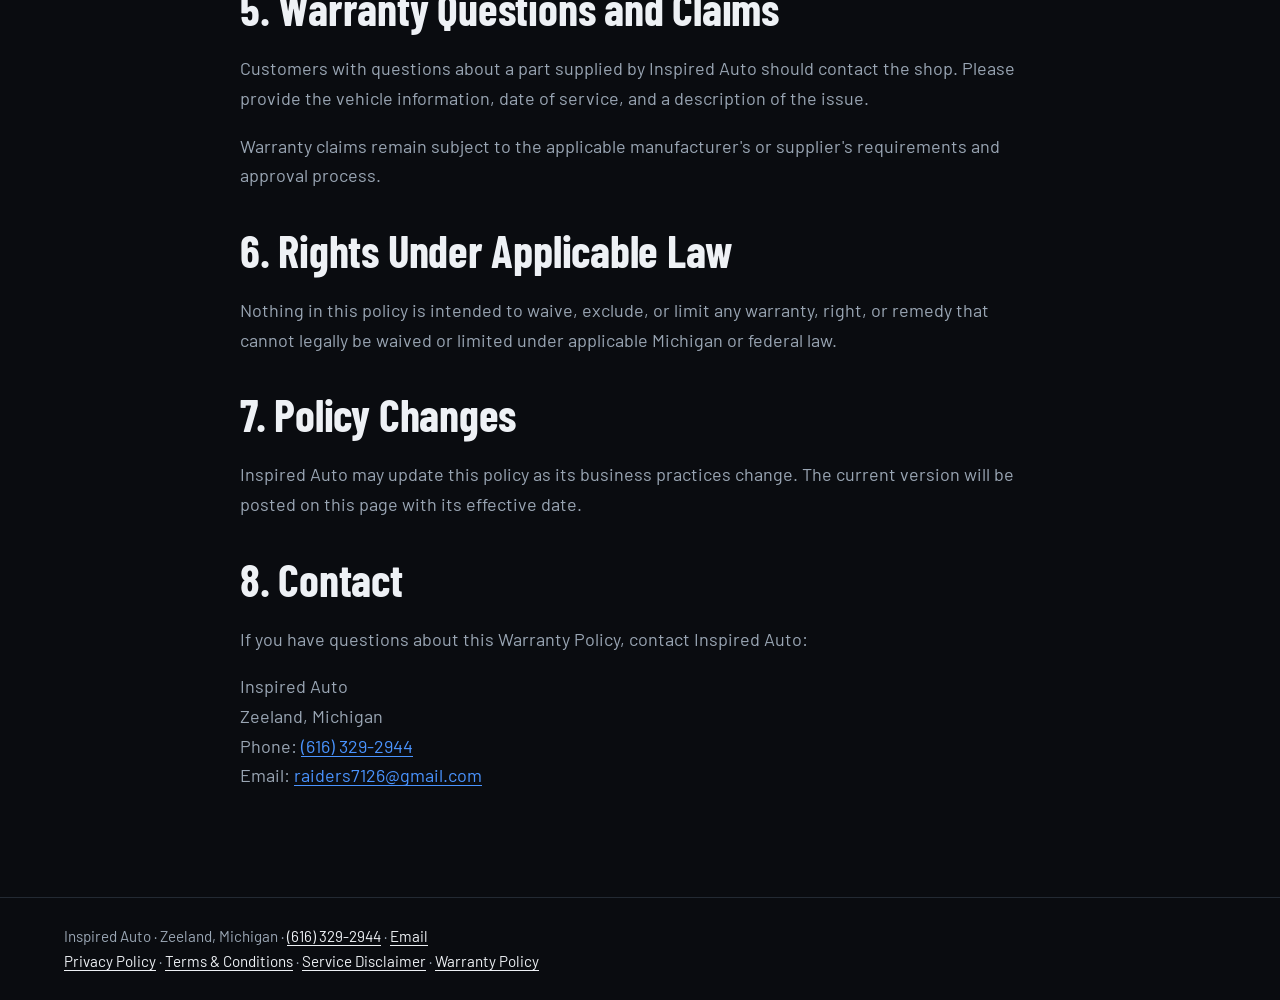
<file: warranty-policy.html>
<!DOCTYPE html>
<html lang="en">
<head>
<meta charset="utf-8">
<meta name="viewport" content="width=device-width,initial-scale=1">
<title>Warranty Policy | Inspired Auto</title>
<meta name="description" content="Warranty information for parts and automotive services provided by Inspired Auto in Zeeland, Michigan.">

<link rel="preconnect" href="https://fonts.googleapis.com">
<link rel="preconnect" href="https://fonts.gstatic.com" crossorigin>
<link href="https://fonts.googleapis.com/css2?family=Barlow:wght@400;600&family=Barlow+Condensed:wght@700&display=swap" rel="stylesheet">

<link rel="icon" type="image/png" sizes="32x32" href="favicon-32.png">
<link rel="apple-touch-icon" href="apple-touch-icon.png">
<link rel="stylesheet" href="style.css">
</head>

<body>

<header>
    <div class="wrap">
        <a class="logo" href="index.html">Inspired <b>Auto</b></a>
        <nav aria-label="Main">
            <a href="index.html">Home</a>
            <a href="services.html">Services</a>
            <a href="booking.html">Booking</a>
            <a href="about.html">About us</a>
            <a href="gallery.html">Gallery</a>
            <a href="contact.html">Contact</a>
        </nav>
    </div>
</header>

<main>
    <div class="wrap">
        <div class="legal-page">

            <div class="legal-header">
                <h1>Warranty Policy</h1>
                <p>Effective Date: November 18, 2026</p>
            </div>

            <div class="legal-content">

                <p>
                    This Warranty Policy explains the current warranty
                    coverage offered by Inspired Auto for automotive parts
                    and services performed at the shop.
                </p>

                <h2>1. Shop-Provided Labor Warranty</h2>
                <p>
                    Inspired Auto does not currently offer a separate
                    shop-provided warranty on labor or installation services.
                    Customers should review the terms of their repair
                    authorization and any applicable parts warranty before
                    approving work.
                </p>

                <h2>2. Customer-Supplied Parts</h2>
                <p>
                    Customers may supply their own parts for installation
                    when accepted by Inspired Auto.
                </p>
                <p>
                    Inspired Auto does not provide a parts warranty or
                    labor warranty on customer-supplied parts or the
                    installation of those parts. Any manufacturer's or
                    seller's warranty on customer-supplied parts must be
                    handled directly with the applicable manufacturer
                    or seller.
                </p>

                <h2>3. Parts Supplied by Inspired Auto</h2>
                <p>
                    Parts purchased and supplied by Inspired Auto may
                    be covered by a manufacturer's or supplier's parts
                    warranty.
                </p>
                <p>
                    Coverage, duration, exclusions, and claim requirements
                    are determined by the applicable manufacturer or
                    supplier. Inspired Auto does not provide additional
                    labor coverage under these parts warranties.
                </p>
                <p>
                    Customers should contact Inspired Auto if they believe
                    a shop-supplied part may qualify for warranty
                    consideration. The part may need to be inspected,
                    returned, or submitted for review under the
                    manufacturer's or supplier's claim process.
                </p>

                <h2>4. Warranty Limitations</h2>
                <p>
                    Parts warranties may exclude failures caused by
                    improper use, installation outside the manufacturer's
                    requirements, modifications, misuse, accidents,
                    neglect, or other conditions identified in the
                    applicable warranty terms.
                </p>
                <p>
                    The availability of warranty coverage is determined
                    by the applicable manufacturer or supplier. A parts
                    warranty does not automatically cover related labor,
                    diagnostic time, towing, rental vehicles, or other
                    incidental expenses.
                </p>

                <h2>5. Warranty Questions and Claims</h2>
                <p>
                    Customers with questions about a part supplied by
                    Inspired Auto should contact the shop. Please provide
                    the vehicle information, date of service, and a
                    description of the issue.
                </p>
                <p>
                    Warranty claims remain subject to the applicable
                    manufacturer's or supplier's requirements and
                    approval process.
                </p>

                <h2>6. Rights Under Applicable Law</h2>
                <p>
                    Nothing in this policy is intended to waive, exclude,
                    or limit any warranty, right, or remedy that cannot
                    legally be waived or limited under applicable
                    Michigan or federal law.
                </p>

                <h2>7. Policy Changes</h2>
                <p>
                    Inspired Auto may update this policy as its business
                    practices change. The current version will be posted
                    on this page with its effective date.
                </p>

                <h2>8. Contact</h2>
                <p>
                    If you have questions about this Warranty Policy,
                    contact Inspired Auto:
                </p>
                <p>
                    Inspired Auto<br>
                    Zeeland, Michigan<br>
                    Phone: <a href="tel:+16163292944">(616) 329-2944</a><br>
                    Email: <a href="mailto:raiders7126@gmail.com">raiders7126@gmail.com</a>
                </p>

            </div>
        </div>
    </div>
</main>

<footer>
    <div class="wrap">
        <div>
            Inspired Auto · Zeeland, Michigan ·
            <a href="tel:+16163292944">(616) 329-2944</a> ·
            <a href="mailto:raiders7126@gmail.com">Email</a>
        </div>
        <div class="footer-legal">
            <a href="privacy-policy.html">Privacy Policy</a> ·
            <a href="terms.html">Terms &amp; Conditions</a> ·
            <a href="service-disclaimer.html">Service Disclaimer</a> ·
            <a href="warranty-policy.html">Warranty Policy</a>
        </div>
    </div>
</footer>

</body>
</html>
</file>
<file: style.css>
/* Inspired Auto: edit colors here */
:root{--bg:#0a0c10;--card:#12161c;--card2:#171d26;--field:#0d1015;--ink:#eef1f5;--mute:#9aa6b4;--line:#232a33;--line2:#343d49;--accent:#4a94ff;--accent2:#7db0ff;--on:#0a0c10;--rgb:74,148,255;--red:#ff5c5c;color-scheme:dark}

/* Base */
*{box-sizing:border-box}
html{scroll-behavior:smooth}
body{margin:0;color:var(--ink);font:18px/1.65 Barlow,system-ui,sans-serif;background:radial-gradient(900px 420px at 85% -8%,rgba(var(--rgb),.12),transparent 70%),var(--bg);background-repeat:no-repeat}
::selection{background:var(--accent);color:var(--on)}
h1,h2,h3{font-family:"Barlow Condensed",Impact,sans-serif;line-height:1.04;margin:0 0 .5em;font-weight:700;letter-spacing:-.005em}
h1{font-size:clamp(2.8rem,7vw,6.2rem)}
h2{font-size:clamp(1.9rem,4.5vw,2.8rem)}
h3{font-size:1.5rem}
h1 em{font-style:normal;color:var(--accent)}
a{color:var(--accent);text-underline-offset:3px}
a:hover{color:var(--accent2)}
:focus-visible{outline:2px solid var(--accent);outline-offset:3px}
.wrap{max-width:1320px;margin:0 auto;padding:0 clamp(20px,5vw,64px)}
main{padding:72px 0 88px;overflow-x:clip}
section{margin-top:88px}
section>h2::after{content:"";display:block;width:44px;height:3px;border-radius:2px;background:var(--accent);margin-top:12px}
.lede{font-size:1.25rem;max-width:40ch;color:var(--mute)}
.note{color:var(--mute);font-size:.95rem}
[hidden]{display:none!important}

/* Header and footer */
header{border-bottom:1px solid var(--line);background:rgba(10,12,16,.85);backdrop-filter:blur(8px);position:sticky;top:0;z-index:5}
header .wrap{display:flex;flex-wrap:wrap;gap:6px 28px;align-items:center;justify-content:space-between;padding-top:10px;padding-bottom:10px}
.logo{display:inline-flex;align-items:center;gap:12px;font:700 1.8rem "Barlow Condensed",sans-serif;text-decoration:none;color:var(--ink);letter-spacing:.01em}
.logo::before{content:"";width:74px;height:74px;background:url("logo-sm.png") center/contain no-repeat}
.logo b{color:var(--accent)}
nav{display:flex;flex-wrap:wrap;gap:4px 24px}
nav a{color:var(--mute);text-decoration:none;font-weight:600;padding:4px 0;border-bottom:2px solid transparent;transition:color .15s,border-color .15s}
nav a:hover{color:var(--ink)}
nav a[aria-current]{color:var(--ink);border-color:var(--accent)}
footer{border-top:1px solid var(--line);padding:26px 0;color:var(--mute);font-size:.95rem}
footer a{color:var(--ink)}
footer a:hover{color:var(--accent)}

/* Buttons */
.btn{display:inline-block;background:var(--accent);color:var(--on);font-weight:700;padding:12px 26px;border:0;border-radius:6px;text-decoration:none;font-size:1rem;cursor:pointer;transition:background .15s,transform .15s}
.btn:hover{background:var(--accent2);color:var(--on);transform:translateY(-1px)}
.btn:disabled{opacity:.6;cursor:default;transform:none}
.btn.alt{background:none;color:var(--ink);box-shadow:inset 0 0 0 1px var(--line2);margin-left:8px}
.btn.alt:hover{box-shadow:inset 0 0 0 1px var(--accent);color:var(--ink);background:none}

/* Home: hero */
.hero{display:grid;grid-template-columns:1fr;justify-items:center;gap:28px;text-align:center;position:relative;isolation:isolate}
.hero>div{width:100%}
.hero h1{max-width:none}
.hero .lede{margin-inline:auto;max-width:52ch}
.hero::before{content:"";position:absolute;inset:-72px -64px;z-index:-1;opacity:.22;background:linear-gradient(var(--line) 1px,transparent 1px) 0 0/48px 48px,linear-gradient(90deg,var(--line) 1px,transparent 1px) 0 0/48px 48px;-webkit-mask-image:radial-gradient(ellipse at 50% 35%,#000,transparent 70%);mask-image:radial-gradient(ellipse at 50% 35%,#000,transparent 70%)}
.eyebrow{display:inline-flex;align-items:center;gap:8px;border:1px solid var(--line2);border-radius:99px;padding:4px 14px;font-size:.95rem;color:var(--mute);margin-bottom:18px}
.eyebrow::before{content:"";width:7px;height:7px;border-radius:50%;background:var(--accent)}
.hero-logo{display:block;width:100%;max-width:340px;height:auto}
.ro{background:var(--card);border:1px solid var(--line);border-top:3px solid var(--accent);border-radius:10px;padding:24px 28px;box-shadow:0 24px 40px -24px rgba(0,0,0,.7)}
.ro h3{border-bottom:1px solid var(--line);padding-bottom:8px}
.ro dl{margin:0;display:grid;grid-template-columns:auto 1fr;gap:8px 18px}
.ro dt{color:var(--mute)}
.ro dd{margin:0;font-weight:600}

/* Cards, steps, call to action */
.grid{display:grid;gap:18px;grid-template-columns:repeat(auto-fit,minmax(260px,1fr));margin-top:28px}
.item{background:var(--card);border:1px solid var(--line);border-radius:10px;padding:20px 22px;transition:border-color .15s}
.item:hover{border-color:var(--accent)}
.item h3{margin-bottom:.3em}
.item p{margin:0;color:var(--mute)}
a.item{display:block;text-decoration:none;color:inherit}
a.item h3::after{content:" →";color:var(--accent)}
.steps{counter-reset:s}
.steps .item::before{counter-increment:s;content:"0" counter(s);display:block;font:700 1.9rem "Barlow Condensed",sans-serif;color:var(--accent);margin-bottom:4px}
.cta{display:flex;flex-wrap:wrap;gap:20px 32px;align-items:center;justify-content:space-between;padding:36px 40px;border:1px solid var(--line);border-radius:12px;background:linear-gradient(135deg,var(--card),var(--card2))}
.cta h2{margin:0;max-width:20ch}

/* Forms */
form{display:grid;gap:16px;max-width:560px}
label{font-weight:600;display:grid;gap:5px}
input,select,textarea{font:inherit;padding:11px 12px;border:1px solid var(--line2);background:var(--field);color:var(--ink);border-radius:6px;transition:border-color .15s}
input:focus,select:focus,textarea:focus{border-color:var(--accent);outline:none;box-shadow:0 0 0 3px rgba(var(--rgb),.3)}
input::placeholder{color:#6d7681}
.row{display:grid;gap:14px;grid-template-columns:1fr 1.3fr 1.5fr}
label.err{color:var(--red)}
.err input,.err select,.err textarea{border-color:var(--red);box-shadow:0 0 0 1px var(--red);background:color-mix(in srgb,var(--red) 8%,var(--field))}
.msg{font-weight:400;font-size:.9rem}
.err-note{color:var(--red);font-weight:600}

/* Scroll fade-in (only active when the page adds the "js" class) */
.js .rv{opacity:0;transform:translateY(14px);transition:opacity .6s ease,transform .6s ease}
.js .rv.in{opacity:1;transform:none}

/* Responsive */
@media(min-width:900px){
form{max-width:900px;grid-template-columns:1fr 1fr}
form>*{grid-column:1/-1}
form>label:nth-of-type(-n+2){grid-column:auto}
}
@media(min-width:1500px){body{font-size:19px}}
@media(max-width:760px){main{padding:48px 0 64px}section{margin-top:64px}}
@media(max-width:560px){.row{grid-template-columns:1fr}}
@media(prefers-reduced-motion:reduce){html{scroll-behavior:auto}*{transition:none!important}.js .rv{opacity:1;transform:none}}
@media(max-width:560px){
.logo{font-size:1.5rem;gap:10px}
.logo::before{width:36px;height:43px}
header .wrap{gap:4px 16px}
nav{width:100%;justify-content:space-between;gap:2px 6px}
nav a{font-size:.8rem}
.hero{gap:22px}
.hero-logo{max-width:150px}
.cta{padding:28px 24px}
}
@media(max-width:380px){nav a{font-size:.74rem}.logo{font-size:1.35rem}}
/* Gallery */
.gallery{display:grid;gap:14px;grid-template-columns:repeat(auto-fill,minmax(280px,1fr));margin-top:32px}
.gallery button{display:block;padding:0;aspect-ratio:4/3;overflow:hidden;border:1px solid var(--line);border-radius:10px;background:var(--card);cursor:zoom-in;transition:border-color .15s}
.gallery button:hover{border-color:var(--accent)}
.gallery img{display:block;width:100%;height:100%;object-fit:cover;transition:transform .4s ease}
.gallery button:hover img{transform:scale(1.04)}
.lb{border:0;padding:0;background:none;color:var(--ink);max-width:96vw;max-height:96vh;overflow:visible}
.lb::backdrop{background:rgba(5,6,8,.93)}
.lb img{display:block;max-width:92vw;max-height:78vh;margin:0 auto;border-radius:8px}
.lb-c{margin:12px 0 0;text-align:center;color:var(--mute);font-size:.95rem}
.lb button{position:fixed;width:44px;height:44px;border:1px solid var(--line2);border-radius:50%;background:rgba(18,22,28,.9);color:var(--ink);font-size:1.7rem;line-height:1;cursor:pointer}
.lb button:hover{border-color:var(--accent);color:var(--accent)}
.lb-x{top:16px;right:16px}
.lb-p{left:14px;top:50%;margin-top:-22px}
.lb-n{right:14px;top:50%;margin-top:-22px}
/*Privacy-policy */
/* Legal Pages */
.legal-page {max-width: 1000px;margin: 0 auto;padding: 0 24px;}
.legal-header {text-align: center;margin-bottom: 40px;}
.legal-header p {color: var(--mute);}
.legal-content {max-width: 800px;margin: 0 auto;}
.legal-content h2 {margin-top: 36px;}
.legal-content p,.legal-content li {color: var(--mute);}
.legal-content ul {padding-left: 28px;}
@media(max-width:560px) {.legal-page {padding: 0 20px;}}
</file>
